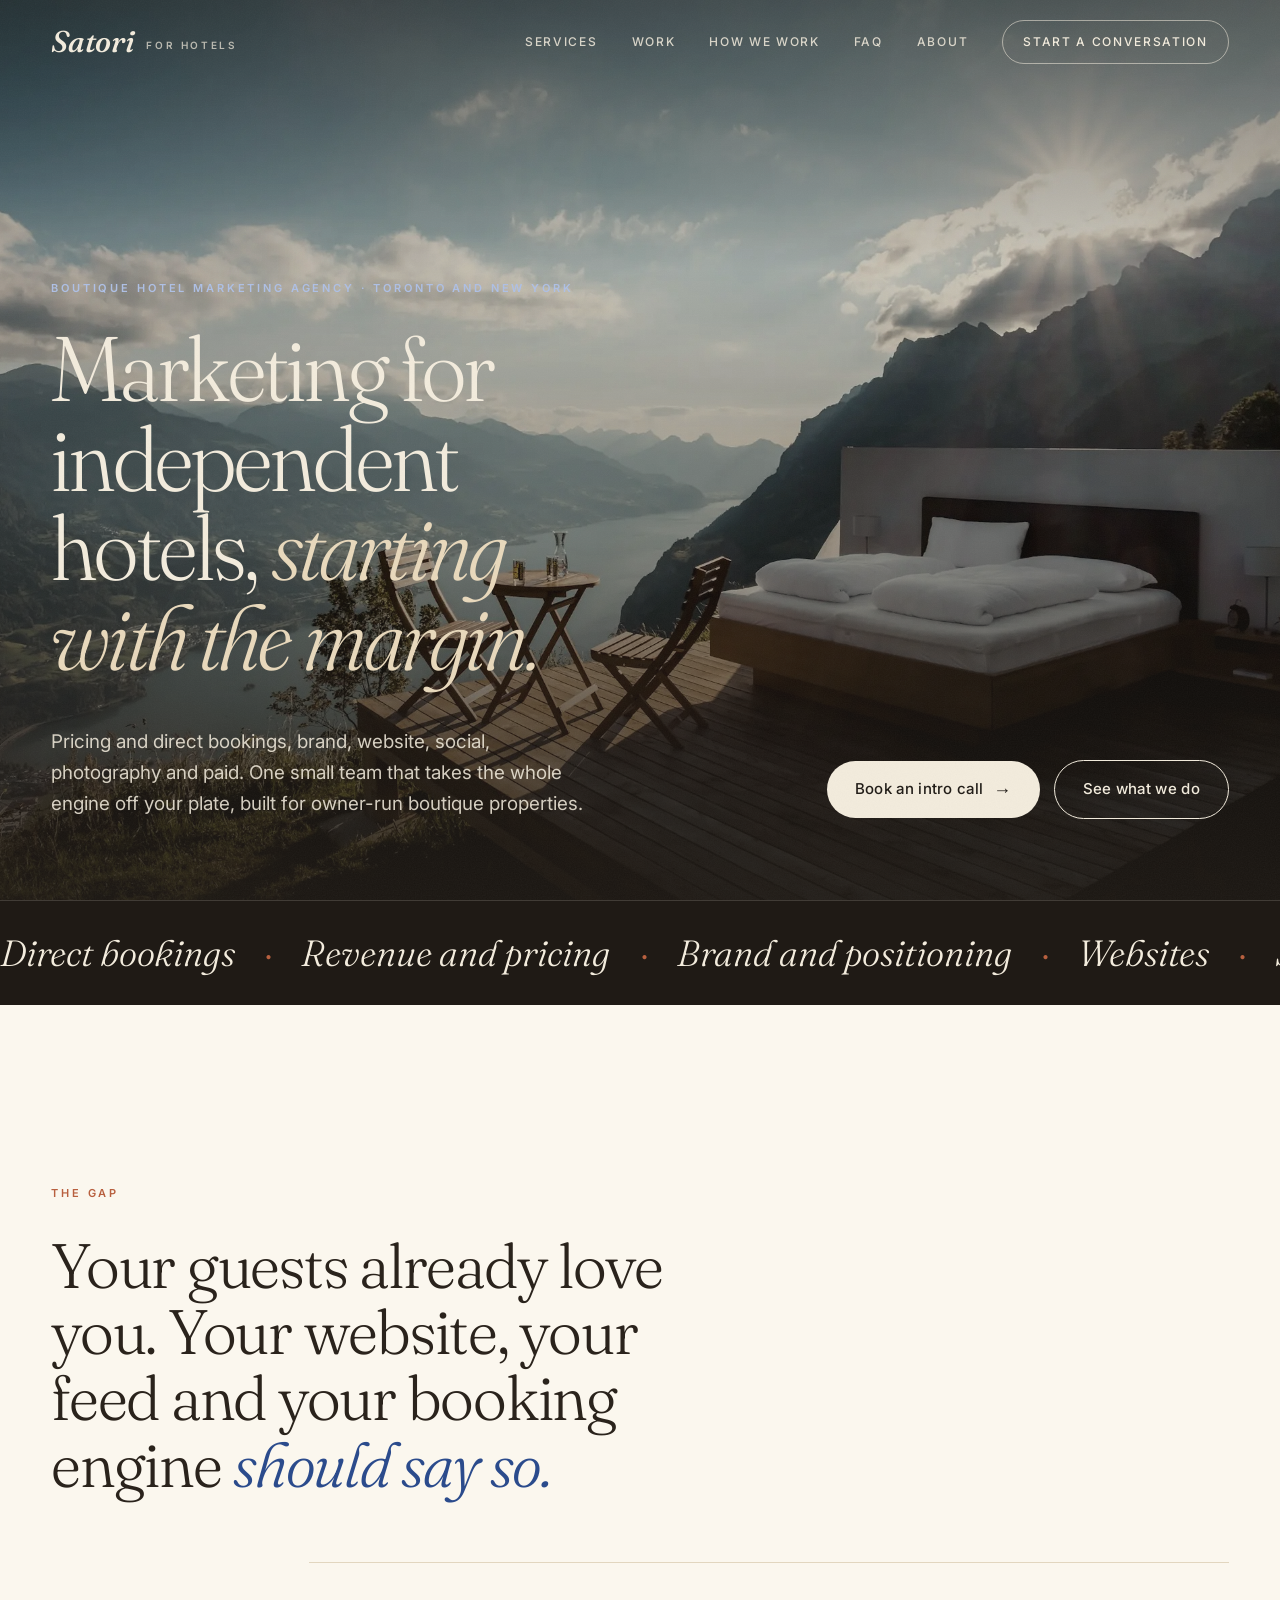
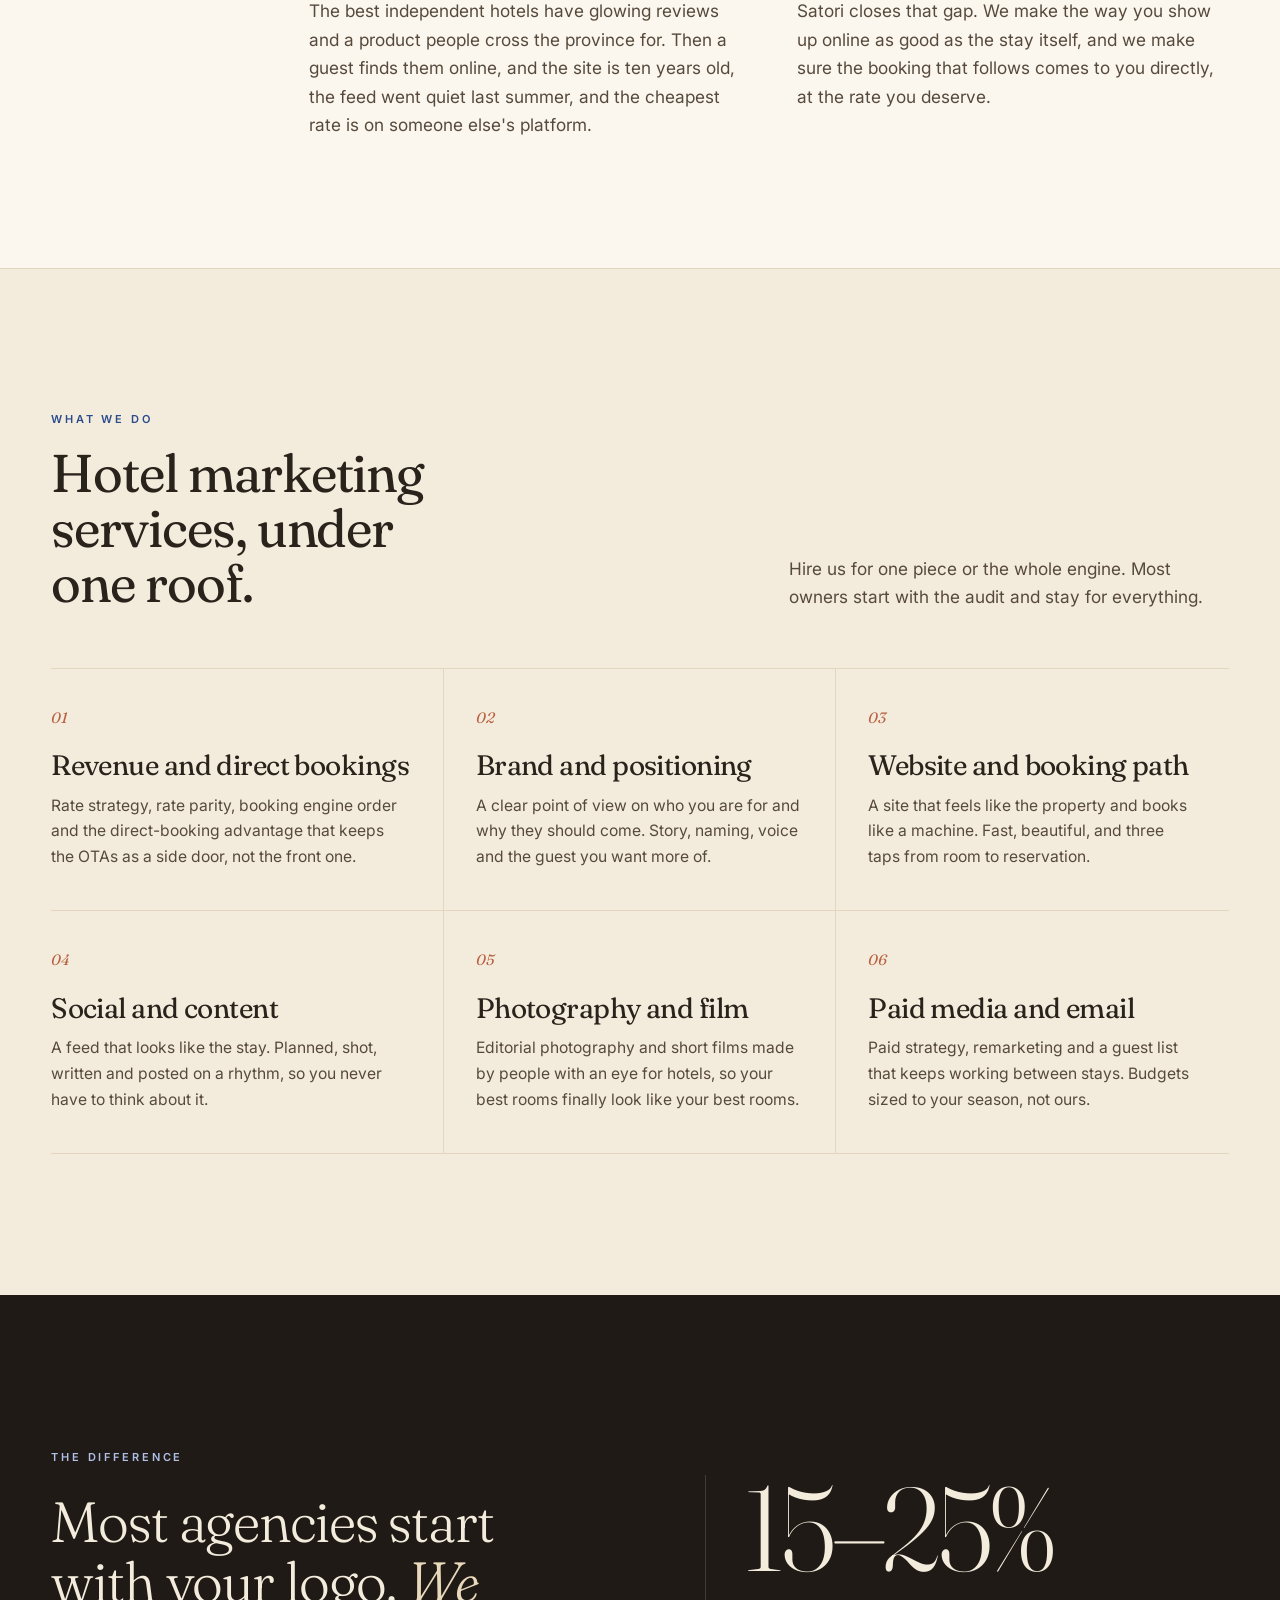
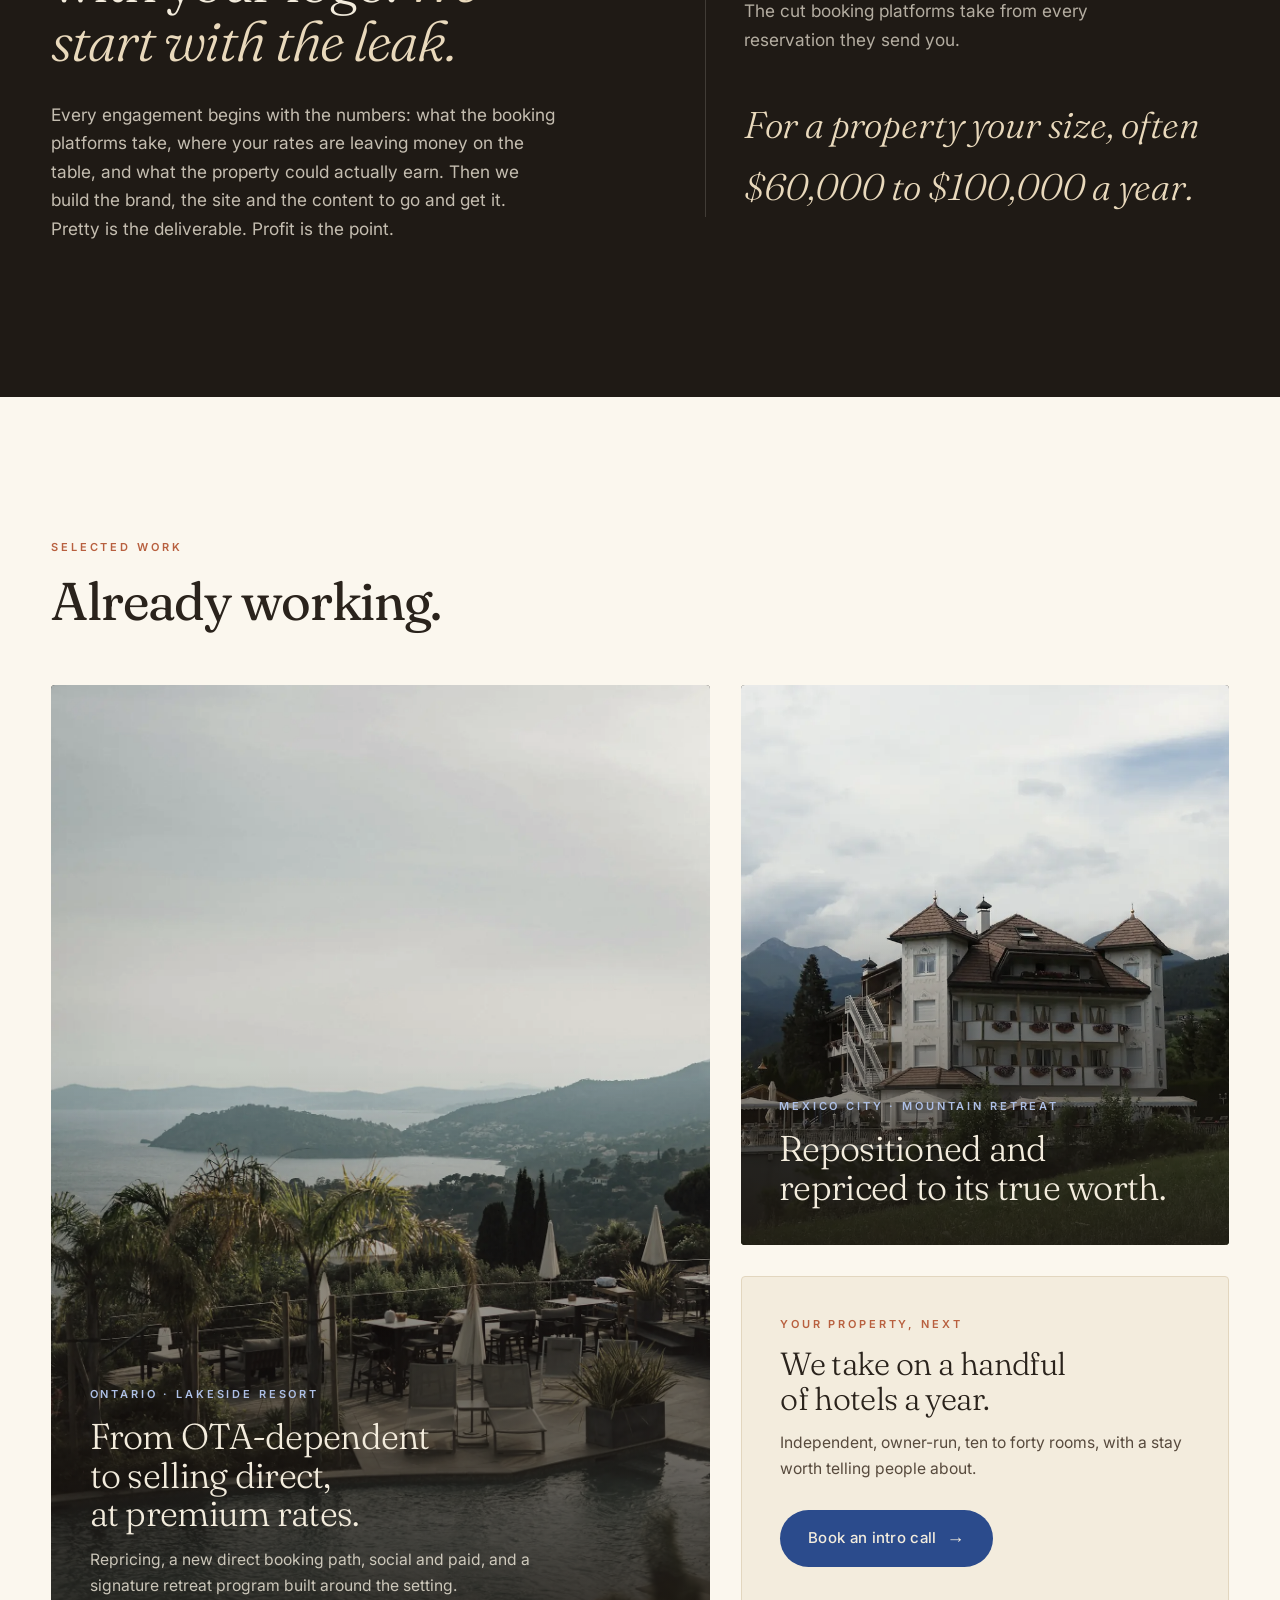
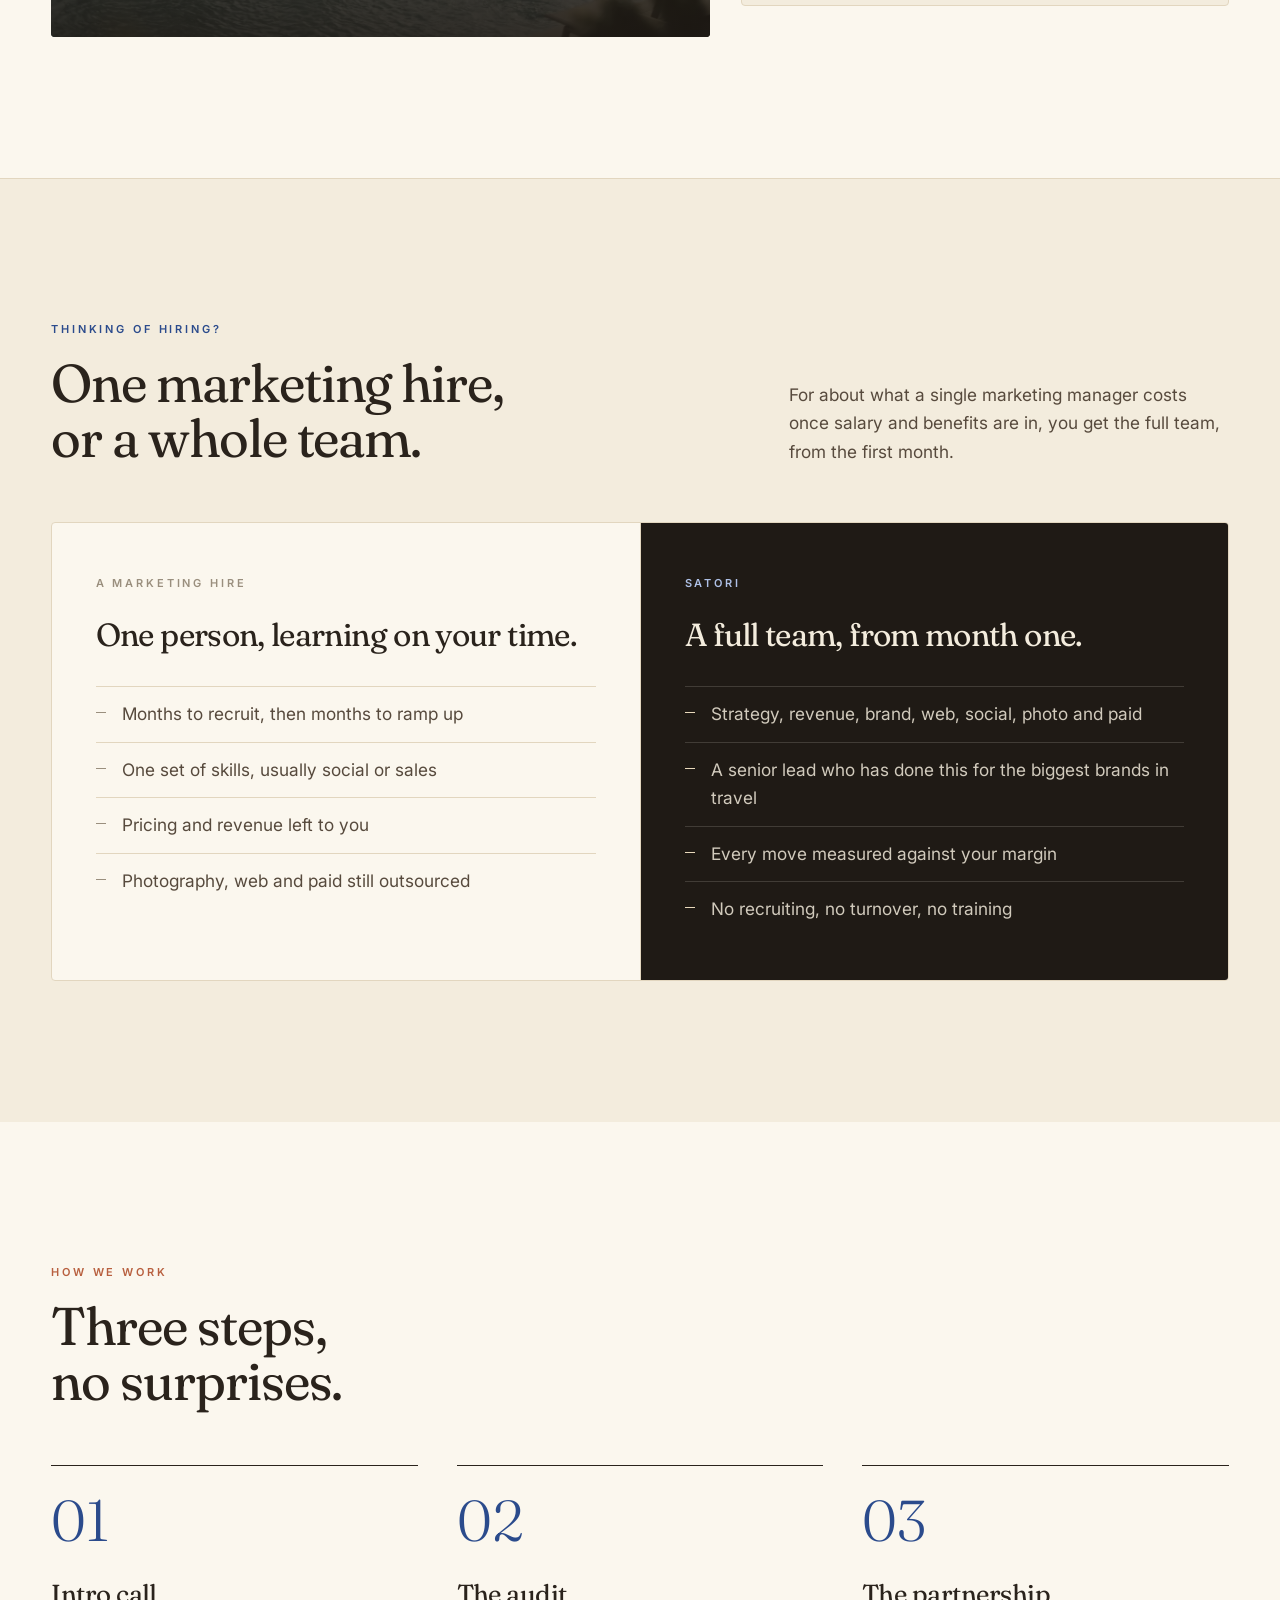
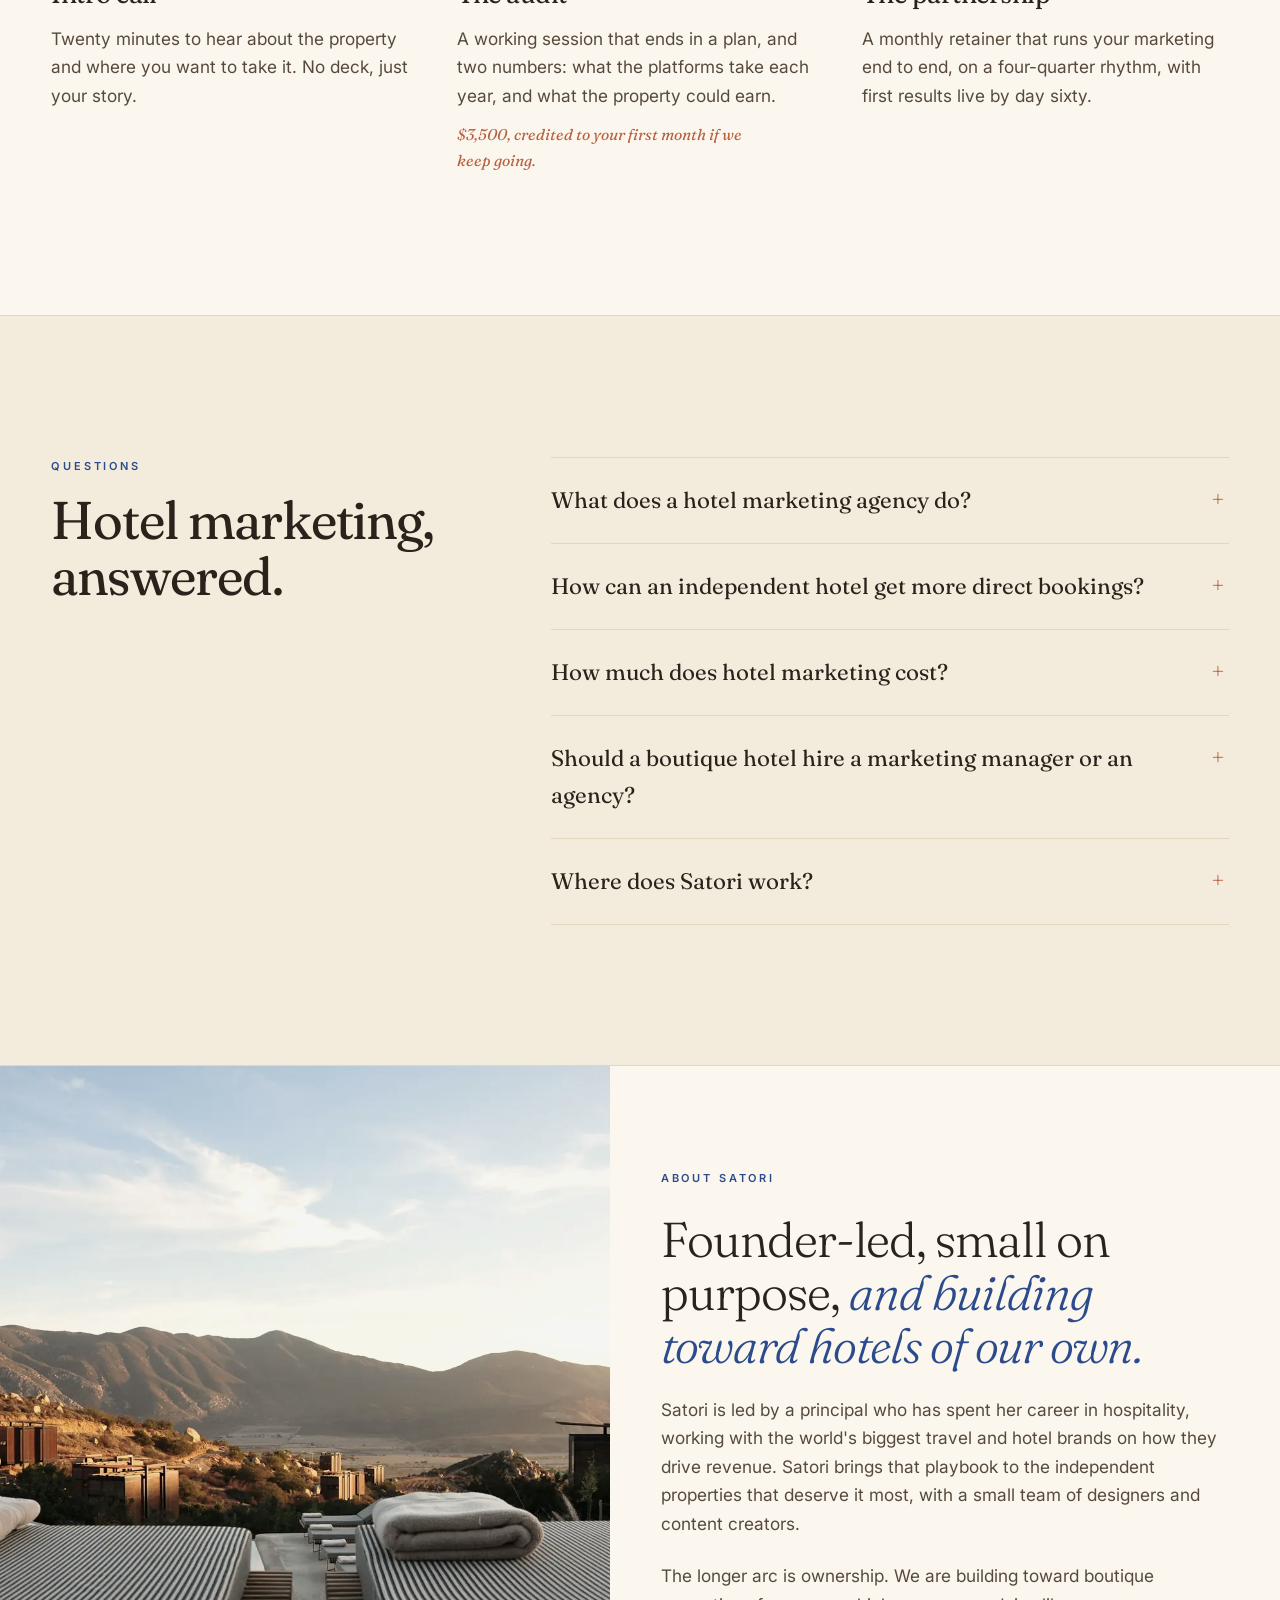
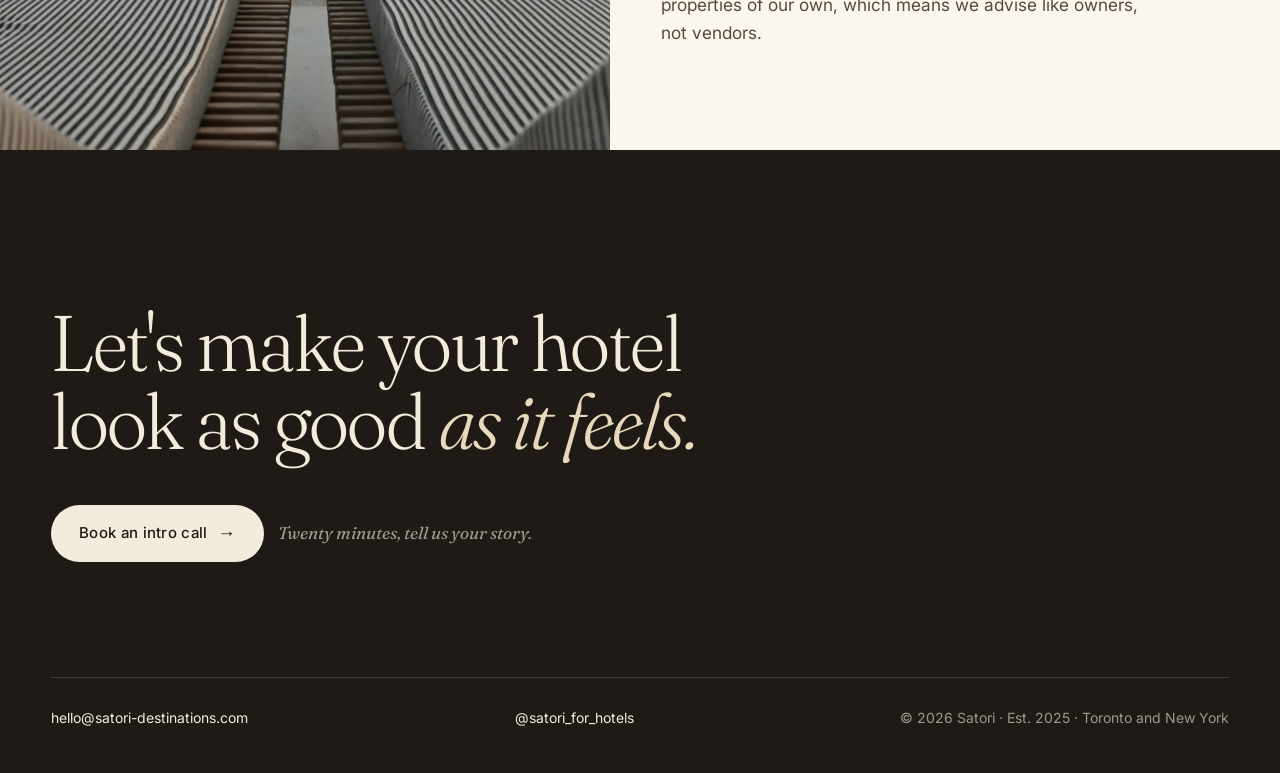
<file: index.html>
<!doctype html>
<html lang="en">
<head>
  <meta charset="utf-8" />
  <meta name="viewport" content="width=device-width, initial-scale=1" />
  <title>Hotel Marketing Agency for Boutique Hotels | Satori, Toronto &amp; New York</title>
  <meta name="description" content="Satori is a Toronto and New York hotel marketing agency for independent and boutique hotels across Canada and the US: direct bookings, revenue, websites, social media, photography and paid ads." />
  <meta property="og:type" content="website" />
  <meta property="og:title" content="Hotel Marketing Agency for Boutique Hotels | Satori, Toronto &amp; New York" />
  <meta property="og:description" content="Satori is a Toronto and New York hotel marketing agency for independent and boutique hotels across Canada and the US: direct bookings, revenue, websites, social media, photography and paid ads." />
  <meta property="og:url" content="https://satori-destinations.com/" />
  <meta property="og:site_name" content="Satori" />
  <meta property="og:locale" content="en_CA" />
  <meta property="og:image" content="https://satori-destinations.com/assets/og-image.png?v=fa0f5c3c" />
  <meta property="og:image:width" content="1200" />
  <meta property="og:image:height" content="630" />
  <meta property="og:image:alt" content="Satori, a hospitality marketing agency for independent hotels" />
  <meta name="twitter:card" content="summary_large_image" />
  <meta name="twitter:title" content="Hotel Marketing Agency for Boutique Hotels | Satori, Toronto &amp; New York" />
  <meta name="twitter:description" content="Satori is a Toronto and New York hotel marketing agency for independent and boutique hotels across Canada and the US: direct bookings, revenue, websites, social media, photography and paid ads." />
  <meta name="twitter:image" content="https://satori-destinations.com/assets/og-image.png?v=fa0f5c3c" />
  <link rel="canonical" href="https://satori-destinations.com/" />
  <meta name="robots" content="index, follow, max-image-preview:large" />
  <link rel="icon" href="data:image/svg+xml,%3Csvg xmlns='http://www.w3.org/2000/svg' viewBox='0 0 64 64'%3E%3Crect width='64' height='64' rx='14' fill='%232B4B8C'/%3E%3Ctext x='32' y='46' font-family='Georgia,serif' font-size='42' font-weight='600' text-anchor='middle' fill='%23F6F1E7'%3ES%3C/text%3E%3C/svg%3E" />
  <link rel="preload" as="image" href="/assets/img/hero.webp" fetchpriority="high" />
  <link rel="preconnect" href="https://fonts.googleapis.com" />
  <link rel="preconnect" href="https://fonts.gstatic.com" crossorigin />
  <link href="https://fonts.googleapis.com/css2?family=Fraunces:ital,opsz,wght,SOFT@0,9..144,300..600,0..100;1,9..144,300..500,0..100&family=Inter:wght@400;500;600&display=swap" rel="stylesheet" />
  <script type="application/ld+json">{"@context": "https://schema.org", "@graph": [{"@type": ["ProfessionalService", "Organization"], "@id": "https://satori-destinations.com/#satori", "name": "Satori", "alternateName": "Satori for Hotels", "url": "https://satori-destinations.com/", "email": "hello@satori-destinations.com", "logo": "https://satori-destinations.com/logo.png", "image": "https://satori-destinations.com/assets/og-image.png", "description": "Satori is a Toronto and New York hotel marketing agency for independent and boutique hotels across Canada and the US: direct bookings, revenue, websites, social media, photography and paid ads.", "slogan": "Marketing for independent hotels, starting with the margin.", "foundingDate": "2025", "address": {"@type": "PostalAddress", "addressLocality": "Toronto", "addressRegion": "ON", "addressCountry": "CA"}, "areaServed": [{"@type": "Country", "name": "Canada"}, {"@type": "Country", "name": "United States"}, {"@type": "Place", "name": "Caribbean"}], "sameAs": ["https://www.instagram.com/satori_for_hotels/"], "knowsAbout": ["hotel marketing", "boutique hotel marketing", "direct booking strategy", "hotel revenue management", "hotel website design", "hotel social media marketing", "hotel photography", "hotel paid advertising"], "hasOfferCatalog": {"@type": "OfferCatalog", "name": "Hotel marketing services", "itemListElement": [{"@type": "Offer", "itemOffered": {"@type": "Service", "name": "Revenue and direct bookings"}}, {"@type": "Offer", "itemOffered": {"@type": "Service", "name": "Brand and positioning"}}, {"@type": "Offer", "itemOffered": {"@type": "Service", "name": "Hotel website and booking path"}}, {"@type": "Offer", "itemOffered": {"@type": "Service", "name": "Social media and content"}}, {"@type": "Offer", "itemOffered": {"@type": "Service", "name": "Hotel photography and film"}}, {"@type": "Offer", "itemOffered": {"@type": "Service", "name": "Paid media and email"}}]}, "makesOffer": {"@type": "Offer", "priceCurrency": "CAD", "price": "3500", "itemOffered": {"@type": "Service", "name": "Satori Audit", "description": "A working session that ends in a plan and two numbers: what booking platforms take each year, and what the property could earn."}}, "location": [{"@type": "Place", "address": {"@type": "PostalAddress", "addressLocality": "Toronto", "addressRegion": "ON", "addressCountry": "CA"}}, {"@type": "Place", "address": {"@type": "PostalAddress", "addressLocality": "New York", "addressRegion": "NY", "addressCountry": "US"}}]}, {"@type": "WebSite", "@id": "https://satori-destinations.com/#website", "url": "https://satori-destinations.com/", "name": "Satori", "publisher": {"@id": "https://satori-destinations.com/#satori"}, "inLanguage": "en-CA"}, {"@type": "FAQPage", "mainEntity": [{"@type": "Question", "name": "What does a hotel marketing agency do?", "acceptedAnswer": {"@type": "Answer", "text": "A hotel marketing agency runs the work that fills your rooms: pricing and rate strategy, the direct booking path, your website, social media, photography, paid ads and guest email. Satori does all of it for independent and boutique hotels, starting with the numbers so every piece of marketing is measured against your margin."}}, {"@type": "Question", "name": "How can an independent hotel get more direct bookings?", "acceptedAnswer": {"@type": "Answer", "text": "Start with rate parity and a direct-booking advantage, so your own website is never more expensive than the booking platforms. Then make the booking path fast on a phone, keep your social feed and photography as good as the stay, and use remarketing and email to bring past guests back directly."}}, {"@type": "Question", "name": "How much does hotel marketing cost?", "acceptedAnswer": {"@type": "Answer", "text": "Most partnerships start with the Satori Audit at $3,500, credited to your first month if we keep working together. Our monthly retainer covers the full marketing engine and costs about the same as a single in-house marketing hire once salary and benefits are counted."}}, {"@type": "Question", "name": "Should a boutique hotel hire a marketing manager or an agency?", "acceptedAnswer": {"@type": "Answer", "text": "A marketing manager brings one set of skills and takes months to recruit and ramp up. An agency like Satori brings strategy, revenue, brand, web, social, photography and paid from the first month, for roughly the same budget, with no recruiting or turnover."}}, {"@type": "Question", "name": "Where does Satori work?", "acceptedAnswer": {"@type": "Answer", "text": "Satori works from Toronto and New York with independent hotels, inns and resorts across Canada, the United States and the Caribbean."}}]}]}</script>
  <style>
    :root {
      --ink: #1F1A15;
      --ink-2: #2A231C;
      --cream: #F3ECDD;
      --paper: #FBF7EE;
      --soft: #574A3D;
      --mute: #9A8F7E;
      --navy: #2B4B8C;
      --navy-tint: #AEC0E6;
      --terracotta: #B8603F;
      --line: #E2D6BF;
      --line-dark: rgba(243, 236, 221, 0.16);
      --maxw: 1280px;
      --pad: clamp(20px, 4vw, 56px);
    }
    * { box-sizing: border-box; }
    html { scroll-behavior: smooth; }
    body {
      margin: 0; background: var(--paper); color: var(--ink-2);
      font-family: "Inter", system-ui, sans-serif; font-size: clamp(1rem, .97rem + .17vw, 1.08rem);
      line-height: 1.65; -webkit-font-smoothing: antialiased; overflow-x: hidden;
    }
    body::before {
      content: ""; position: fixed; inset: 0; z-index: 50; pointer-events: none; opacity: .05;
      background-image: url("data:image/svg+xml,%3Csvg xmlns='http://www.w3.org/2000/svg' width='160' height='160'%3E%3Cfilter id='p'%3E%3CfeTurbulence type='fractalNoise' baseFrequency='0.82' numOctaves='2' stitchTiles='stitch'/%3E%3CfeColorMatrix type='saturate' values='0'/%3E%3C/filter%3E%3Crect width='100%25' height='100%25' filter='url(%23p)'/%3E%3C/svg%3E");
    }
    h1, h2, h3, .serif {
      font-family: "Fraunces", Georgia, serif; font-weight: 400; margin: 0;
      font-optical-sizing: auto; font-variation-settings: "SOFT" 40; letter-spacing: -0.02em; text-wrap: balance;
    }
    p { margin: 0; text-wrap: pretty; }
    a { color: inherit; }
    em { font-style: italic; }
    img { display: block; max-width: 100%; }
    .wrap { max-width: var(--maxw); margin: 0 auto; padding: 0 var(--pad); }
    .label {
      font-size: 11px; font-weight: 600; letter-spacing: .26em; text-transform: uppercase;
    }
    .film { filter: saturate(.78) contrast(1.04) sepia(.12) brightness(.96); }

    /* Header */
    .top {
      position: absolute; top: 0; left: 0; right: 0; z-index: 10; color: var(--cream);
    }
    .top-inner { display: flex; align-items: center; justify-content: space-between; gap: 24px; min-height: 84px; }
    .mark { font-family: "Fraunces", serif; font-style: italic; font-weight: 500; font-size: 30px; text-decoration: none; letter-spacing: -.01em; }
    .mark small { font-family: "Inter", sans-serif; font-style: normal; font-size: 10px; font-weight: 600; letter-spacing: .26em; text-transform: uppercase; margin-left: 12px; opacity: .7; vertical-align: middle; }
    .nav { display: flex; gap: 34px; align-items: center; }
    .nav a { font-size: 12px; font-weight: 500; letter-spacing: .14em; text-transform: uppercase; text-decoration: none; opacity: .85; }
    .nav a:hover { opacity: 1; }
    .nav .cta { opacity: 1; border: 1px solid rgba(243,236,221,.55); border-radius: 999px; padding: 11px 20px; }
    .nav .cta:hover { background: var(--cream); color: var(--ink); }

    /* Hero */
    .hero { position: relative; min-height: 100svh; color: var(--cream); display: flex; align-items: flex-end; overflow: hidden; background: var(--ink); }
    .hero > img { position: absolute; inset: 0; width: 100%; height: 100%; object-fit: cover; object-position: center 45%; }
    .hero::after {
      content: ""; position: absolute; inset: 0;
      background: linear-gradient(180deg, rgba(31,26,21,.55) 0%, rgba(31,26,21,.15) 30%, rgba(31,26,21,.35) 60%, rgba(31,26,21,.88) 100%);
    }
    .hero-inner { position: relative; z-index: 2; width: 100%; padding-bottom: clamp(48px, 9vh, 104px); padding-top: 140px; }
    .hero .label { color: var(--navy-tint); margin-bottom: 26px; display: block; }
    .hero h1 { font-size: clamp(2.6rem, 1.4rem + 5.4vw, 6.4rem); line-height: .98; max-width: 14ch; font-weight: 300; }
    .hero h1 em { font-weight: 300; color: #E9D9BC; }
    .hero-foot { display: flex; justify-content: space-between; align-items: flex-end; gap: 40px; margin-top: 44px; flex-wrap: wrap; }
    .hero-foot p { max-width: 46ch; color: rgba(243,236,221,.86); font-size: clamp(1.02rem, .98rem + .25vw, 1.18rem); }
    .btns { display: flex; gap: 14px; flex-wrap: wrap; align-items: center; }
    .btn {
      display: inline-flex; align-items: center; gap: 10px; text-decoration: none; font-weight: 500; font-size: 15px;
      letter-spacing: .02em; padding: 16px 28px; border-radius: 999px; background: var(--cream); color: var(--ink);
      transition: transform .2s ease, background .2s ease;
    }
    .btn:hover { transform: translateY(-1px); background: #fff; }
    .btn--ghost { background: transparent; color: inherit; border: 1px solid currentColor; }
    .btn--ghost:hover { background: rgba(255,255,255,.08); }
    .btn--navy { background: var(--navy); color: var(--cream); }
    .btn--navy:hover { background: #223C71; }
    .arrow { font-family: "Fraunces", serif; font-size: 18px; line-height: 1; }

    /* Ticker */
    .ticker { background: var(--ink); color: var(--cream); border-top: 1px solid var(--line-dark); overflow: hidden; }
    .ticker-track { display: flex; gap: 0; white-space: nowrap; animation: slide 46s linear infinite; width: max-content; }
    .ticker span { font-family: "Fraunces", serif; font-style: italic; font-weight: 300; font-size: clamp(1.4rem, 1rem + 1.6vw, 2.4rem); padding: 22px 0; }
    .ticker span::after { content: "·"; font-style: normal; color: var(--terracotta); margin: 0 .8em; }
    @keyframes slide { to { transform: translateX(-50%); } }

    /* Statement */
    .statement { padding: clamp(96px, 14vw, 180px) 0 clamp(80px, 10vw, 140px); }
    .statement .label { color: var(--terracotta); display: block; margin-bottom: 30px; }
    .statement h2 { font-size: clamp(2rem, 1.2rem + 3.4vw, 4.4rem); line-height: 1.06; max-width: 20ch; font-weight: 300; }
    .statement h2 em { color: var(--navy); }
    .statement-cols { display: grid; grid-template-columns: 1fr 1fr; gap: 56px; margin-top: 64px; padding-top: 34px; border-top: 1px solid var(--line); max-width: 920px; margin-left: auto; }
    .statement-cols p { color: var(--soft); }

    /* Services */
    .services { background: var(--cream); padding: clamp(84px, 11vw, 150px) 0; border-top: 1px solid var(--line); }
    .sec-head { display: flex; justify-content: space-between; align-items: flex-end; gap: 40px; flex-wrap: wrap; margin-bottom: 56px; }
    .sec-head .label { color: var(--navy); display: block; margin-bottom: 18px; }
    .sec-head h2 { font-size: clamp(2rem, 1.4rem + 2.4vw, 3.6rem); line-height: 1.04; max-width: 16ch; }
    .sec-head p { max-width: 40ch; color: var(--soft); }
    .svc { list-style: none; margin: 0; padding: 0; display: grid; grid-template-columns: repeat(3, 1fr); border-top: 1px solid var(--line); }
    .svc li { padding: 34px 32px 40px 0; border-bottom: 1px solid var(--line); }
    .svc li:not(:nth-child(3n)) { border-right: 1px solid var(--line); }
    .svc li:not(:nth-child(3n+1)) { padding-left: 32px; }
    .svc .n { font-family: "Fraunces", serif; font-style: italic; color: var(--terracotta); font-size: 15px; }
    .svc h3 { font-size: clamp(1.4rem, 1.2rem + .7vw, 1.85rem); margin: 18px 0 12px; line-height: 1.12; }
    .svc p { color: var(--soft); font-size: .98rem; }

    /* Margin band */
    .margin { background: var(--ink); color: var(--cream); padding: clamp(90px, 12vw, 160px) 0; position: relative; overflow: hidden; }
    .margin-grid { display: grid; grid-template-columns: 1.1fr 1fr; gap: clamp(40px, 6vw, 96px); align-items: center; }
    .margin .label { color: var(--navy-tint); display: block; margin-bottom: 26px; }
    .margin h2 { font-size: clamp(2rem, 1.3rem + 2.8vw, 3.9rem); line-height: 1.05; font-weight: 300; }
    .margin h2 em { color: #E9D9BC; }
    .margin p.body { margin-top: 30px; color: rgba(243,236,221,.78); max-width: 46ch; }
    .stat { border-left: 1px solid var(--line-dark); padding-left: clamp(24px, 3vw, 48px); }
    .stat .big { font-family: "Fraunces", serif; font-weight: 300; font-size: clamp(4rem, 2.6rem + 6vw, 8.6rem); line-height: .9; letter-spacing: -.04em; color: var(--cream); }
    .stat .cap { margin-top: 16px; color: rgba(243,236,221,.7); max-width: 32ch; }
    .stat .big2 { font-family: "Fraunces", serif; font-size: clamp(1.6rem, 1.2rem + 1.4vw, 2.5rem); margin-top: 40px; color: #E9D9BC; font-style: italic; font-weight: 300; }

    /* Work */
    .work { padding: clamp(84px, 11vw, 150px) 0; }
    .work .sec-head .label { color: var(--terracotta); }
    .tiles { display: grid; grid-template-columns: 1.35fr 1fr; gap: clamp(18px, 2.4vw, 32px); }
    .tile { position: relative; overflow: hidden; border-radius: 4px; background: var(--ink); color: var(--cream); text-decoration: none; min-height: 560px; display: flex; align-items: flex-end; }
    .tile img { position: absolute; inset: 0; width: 100%; height: 100%; object-fit: cover; transition: transform 1.2s cubic-bezier(.16,1,.3,1); }
    .tile:hover img { transform: scale(1.035); }
    .tile::after { content: ""; position: absolute; inset: 0; background: linear-gradient(180deg, rgba(31,26,21,0) 40%, rgba(31,26,21,.86) 100%); }
    .tile-body { position: relative; z-index: 2; padding: clamp(24px, 3vw, 40px); }
    .tile .label { color: var(--navy-tint); display: block; margin-bottom: 14px; }
    .tile h3 { font-size: clamp(1.6rem, 1.2rem + 1.3vw, 2.5rem); line-height: 1.08; max-width: 18ch; font-weight: 300; }
    .tile p { margin-top: 14px; color: rgba(243,236,221,.8); max-width: 44ch; font-size: .98rem; }
    .tile--tall { grid-row: span 2; min-height: 760px; }
    .tile-stack { display: grid; gap: clamp(18px, 2.4vw, 32px); }
    .tile--note { background: var(--cream); color: var(--ink-2); border: 1px solid var(--line); min-height: auto; padding: clamp(28px, 3vw, 44px); align-items: stretch; flex-direction: column; justify-content: space-between; gap: 28px; }
    .tile--note::after { display: none; }
    .tile--note h3 { font-size: clamp(1.5rem, 1.2rem + 1vw, 2.2rem); }
    .tile--note p { color: var(--soft); margin-top: 14px; }

    /* Hire vs team */
    .hire { background: var(--cream); border-top: 1px solid var(--line); padding: clamp(84px, 11vw, 150px) 0; }
    .hire-grid { display: grid; grid-template-columns: 1fr 1fr; gap: 0; border: 1px solid var(--line); border-radius: 4px; overflow: hidden; background: var(--paper); }
    .hire-col { padding: clamp(28px, 3.4vw, 52px); }
    .hire-col + .hire-col { border-left: 1px solid var(--line); background: var(--ink); color: var(--cream); }
    .hire-col h3 { font-size: clamp(1.5rem, 1.2rem + 1vw, 2.2rem); margin: 14px 0 24px; }
    .hire-col .label { color: var(--mute); }
    .hire-col + .hire-col .label { color: var(--navy-tint); }
    .hire-col ul { list-style: none; margin: 0; padding: 0; }
    .hire-col li { padding: 13px 0 13px 26px; border-top: 1px solid var(--line); position: relative; color: var(--soft); }
    .hire-col + .hire-col li { border-top-color: var(--line-dark); color: rgba(243,236,221,.84); }
    .hire-col li::before { content: ""; position: absolute; left: 0; top: 25px; width: 10px; height: 1px; background: var(--mute); }
    .hire-col + .hire-col li::before { background: #E9D9BC; }

    /* Process */
    .process { padding: clamp(84px, 11vw, 150px) 0; }
    .steps { list-style: none; margin: 0; padding: 0; display: grid; grid-template-columns: repeat(3, 1fr); gap: clamp(20px, 3vw, 48px); }
    .steps li { border-top: 1px solid var(--ink-2); padding-top: 26px; }
    .steps .n { font-family: "Fraunces", serif; font-weight: 300; font-size: clamp(2.6rem, 2rem + 2vw, 4rem); line-height: 1; color: var(--navy); }
    .steps h3 { font-size: clamp(1.35rem, 1.15rem + .6vw, 1.7rem); margin: 22px 0 10px; }
    .steps p { color: var(--soft); }
    .steps .fine { margin-top: 12px; font-family: "Fraunces", serif; font-style: italic; color: var(--terracotta); font-size: .98rem; }

    /* Founder */
    .founder { border-top: 1px solid var(--line); }
    .founder-grid { display: grid; grid-template-columns: 1fr 1.1fr; min-height: 640px; }
    .founder-img { position: relative; overflow: hidden; background: var(--ink); }
    .founder-img img { position: absolute; inset: 0; width: 100%; height: 100%; object-fit: cover; }
    .founder-body { padding: clamp(56px, 8vw, 120px) var(--pad); display: flex; flex-direction: column; justify-content: center; max-width: 680px; }
    .founder-body .label { color: var(--navy); margin-bottom: 26px; display: block; }
    .founder-body h2 { font-size: clamp(1.9rem, 1.3rem + 2.2vw, 3.2rem); line-height: 1.08; font-weight: 300; }
    .founder-body h2 em { color: var(--navy); }
    .founder-body p { margin-top: 24px; color: var(--soft); }


    /* FAQ */
    .faq { background: var(--cream); border-top: 1px solid var(--line); padding: clamp(84px, 11vw, 150px) 0; }
    .faq-grid { display: grid; grid-template-columns: 1fr 1.6fr; gap: clamp(32px, 6vw, 96px); align-items: start; }
    .faq .label { display: block; margin-bottom: 18px; }
    .faq h2 { font-size: clamp(2rem, 1.4rem + 2.4vw, 3.4rem); line-height: 1.05; }
    .faq details { border-top: 1px solid var(--line); padding: 4px 0; }
    .faq details:last-child { border-bottom: 1px solid var(--line); }
    .faq summary { cursor: pointer; list-style: none; font-family: "Fraunces", serif; font-size: clamp(1.15rem, 1rem + .5vw, 1.45rem); padding: 20px 40px 20px 0; position: relative; }
    .faq summary::-webkit-details-marker { display: none; }
    .faq summary::after { content: "+"; position: absolute; right: 4px; top: 16px; font-size: 1.6rem; color: var(--terracotta); font-weight: 300; }
    .faq details[open] summary::after { content: "\2212"; }
    .faq details p { color: var(--soft); padding: 0 0 24px; max-width: 62ch; }
    @media (max-width: 960px) { .faq-grid { grid-template-columns: 1fr; } }

    /* Footer */
    footer { background: var(--ink); color: var(--cream); padding: clamp(90px, 12vw, 160px) 0 44px; }
    .foot-cta h2 { font-size: clamp(2.4rem, 1.4rem + 4.4vw, 5.6rem); line-height: 1; font-weight: 300; max-width: 15ch; }
    .foot-cta h2 em { color: #E9D9BC; }
    .foot-cta .btns { margin-top: 44px; }
    .foot-cta .note { font-family: "Fraunces", serif; font-style: italic; color: rgba(243,236,221,.6); }
    .foot-meta { margin-top: clamp(72px, 9vw, 120px); padding-top: 28px; border-top: 1px solid var(--line-dark); display: flex; justify-content: space-between; gap: 24px; flex-wrap: wrap; font-size: 14px; color: rgba(243,236,221,.6); }
    .foot-meta a { text-decoration: none; color: var(--cream); }

    /* Reveal */
    .reveal { opacity: 0; transform: translateY(24px); transition: opacity 1.1s cubic-bezier(.16,1,.3,1), transform 1.1s cubic-bezier(.16,1,.3,1); }
    .reveal.in { opacity: 1; transform: none; }
    @media (prefers-reduced-motion: reduce) {
      .reveal { opacity: 1; transform: none; transition: none; }
      .ticker-track { animation: none; }
    }

    /* Responsive */
    @media (max-width: 960px) {
      .nav a:not(.cta) { display: none; }
      .svc { grid-template-columns: 1fr 1fr; }
      .svc li { padding: 30px 24px 34px 0 !important; border-right: 0 !important; }
      .svc li:nth-child(2n) { padding-left: 24px !important; border-left: 1px solid var(--line); }
      .margin-grid, .founder-grid { grid-template-columns: 1fr; }
      .stat { border-left: 0; border-top: 1px solid var(--line-dark); padding: 36px 0 0; }
      .tiles { grid-template-columns: 1fr; }
      .tile--tall { grid-row: auto; min-height: 520px; }
      .tile { min-height: 440px; }
      .founder-img { min-height: 420px; }
      .statement-cols { grid-template-columns: 1fr; gap: 22px; }
    }
    @media (max-width: 640px) {
      .top-inner { min-height: 72px; }
      .mark { font-size: 26px; }
      .mark small { display: none; }
      .nav .cta { padding: 10px 16px; font-size: 11px; }
      .hero-foot { margin-top: 30px; gap: 28px; }
      .btns { width: 100%; }
      .btn { width: 100%; justify-content: center; }
      .svc { grid-template-columns: 1fr; }
      .svc li, .svc li:nth-child(2n) { padding: 28px 0 30px !important; border-left: 0 !important; }
      .hire-grid { grid-template-columns: 1fr; }
      .hire-col + .hire-col { border-left: 0; border-top: 1px solid var(--line); }
      .steps { grid-template-columns: 1fr; gap: 36px; }
      .tile, .tile--tall { min-height: 420px; }
    }
  </style>
</head>
<body>

  <header class="top">
    <div class="wrap top-inner">
      <a href="/" class="mark" aria-label="Satori home">Satori<small>for hotels</small></a>
      <nav class="nav" aria-label="Main">
        <a href="#services">Services</a>
        <a href="/proof/">Work</a>
        <a href="#process">How we work</a>
        <a href="#faq">FAQ</a>
        <a href="/about/">About</a>
        <a class="cta" href="https://calendar.google.com/appointments/schedules/AcZssZ0ndSvzWlwPmbroOjTRY0KEPjkaPlGboBNWOEW8EKug4U16iPwtLyzB0hE8N6vVx075w9qA5UIP">Start a conversation</a>
      </nav>
    </div>
  </header>

  <main>

    <section class="hero">
      <img class="film" src="/assets/img/hero.webp" width="2000" height="1333" alt="Boutique hotel terrace overlooking the mountains at golden hour" fetchpriority="high" />
      <div class="wrap hero-inner">
        <p class="label">Boutique hotel marketing agency · Toronto and New York</p>
        <h1>Marketing for independent hotels, <em>starting with the margin.</em></h1>
        <div class="hero-foot">
          <p>Pricing and direct bookings, brand, website, social, photography and paid. One small team that takes the whole engine off your plate, built for owner-run boutique properties.</p>
          <div class="btns">
            <a class="btn" href="https://calendar.google.com/appointments/schedules/AcZssZ0ndSvzWlwPmbroOjTRY0KEPjkaPlGboBNWOEW8EKug4U16iPwtLyzB0hE8N6vVx075w9qA5UIP">Book an intro call <span class="arrow">→</span></a>
            <a class="btn btn--ghost" href="#services">See what we do</a>
          </div>
        </div>
      </div>
    </section>

    <div class="ticker" aria-hidden="true">
      <div class="ticker-track">
        <span>Direct bookings</span><span>Revenue and pricing</span><span>Brand and positioning</span><span>Websites</span><span>Social and content</span><span>Photography and film</span><span>Paid media</span><span>Email</span>
        <span>Direct bookings</span><span>Revenue and pricing</span><span>Brand and positioning</span><span>Websites</span><span>Social and content</span><span>Photography and film</span><span>Paid media</span><span>Email</span>
      </div>
    </div>

    <section class="statement">
      <div class="wrap reveal">
        <span class="label">The gap</span>
        <h2>Your guests already love you. Your website, your feed and your booking engine <em>should say so.</em></h2>
        <div class="statement-cols">
          <p>The best independent hotels have glowing reviews and a product people cross the province for. Then a guest finds them online, and the site is ten years old, the feed went quiet last summer, and the cheapest rate is on someone else's platform.</p>
          <p>Satori closes that gap. We make the way you show up online as good as the stay itself, and we make sure the booking that follows comes to you directly, at the rate you deserve.</p>
        </div>
      </div>
    </section>

    <section class="services" id="services">
      <div class="wrap">
        <div class="sec-head reveal">
          <div>
            <span class="label">What we do</span>
            <h2>Hotel marketing services, under one roof.</h2>
          </div>
          <p>Hire us for one piece or the whole engine. Most owners start with the audit and stay for everything.</p>
        </div>
        <ul class="svc reveal">
          <li><span class="n">01</span><h3>Revenue and direct bookings</h3><p>Rate strategy, rate parity, booking engine order and the direct-booking advantage that keeps the OTAs as a side door, not the front one.</p></li>
          <li><span class="n">02</span><h3>Brand and positioning</h3><p>A clear point of view on who you are for and why they should come. Story, naming, voice and the guest you want more of.</p></li>
          <li><span class="n">03</span><h3>Website and booking path</h3><p>A site that feels like the property and books like a machine. Fast, beautiful, and three taps from room to reservation.</p></li>
          <li><span class="n">04</span><h3>Social and content</h3><p>A feed that looks like the stay. Planned, shot, written and posted on a rhythm, so you never have to think about it.</p></li>
          <li><span class="n">05</span><h3>Photography and film</h3><p>Editorial photography and short films made by people with an eye for hotels, so your best rooms finally look like your best rooms.</p></li>
          <li><span class="n">06</span><h3>Paid media and email</h3><p>Paid strategy, remarketing and a guest list that keeps working between stays. Budgets sized to your season, not ours.</p></li>
        </ul>
      </div>
    </section>

    <section class="margin">
      <div class="wrap margin-grid reveal">
        <div>
          <span class="label">The difference</span>
          <h2>Most agencies start with your logo. <em>We start with the leak.</em></h2>
          <p class="body">Every engagement begins with the numbers: what the booking platforms take, where your rates are leaving money on the table, and what the property could actually earn. Then we build the brand, the site and the content to go and get it. Pretty is the deliverable. Profit is the point.</p>
        </div>
        <div class="stat">
          <p class="big">15–25%</p>
          <p class="cap">The cut booking platforms take from every reservation they send you.</p>
          <p class="big2">For a property your size, often $60,000 to $100,000 a year.</p>
        </div>
      </div>
    </section>

    <section class="work" id="work">
      <div class="wrap">
        <div class="sec-head reveal">
          <div>
            <span class="label">Selected work</span>
            <h2>Already working.</h2>
          </div>
        </div>
        <div class="tiles reveal">
          <a class="tile tile--tall" href="https://calendar.google.com/appointments/schedules/AcZssZ0ndSvzWlwPmbroOjTRY0KEPjkaPlGboBNWOEW8EKug4U16iPwtLyzB0hE8N6vVx075w9qA5UIP">
            <img class="film" src="/assets/img/water.webp" width="1400" height="2099" alt="Lakeside boutique resort terrace and pool, a Satori hotel marketing client" loading="lazy" decoding="async" />
            <div class="tile-body">
              <span class="label">Ontario · Lakeside resort</span>
              <h3>From OTA-dependent to selling direct, at premium rates.</h3>
              <p>Repricing, a new direct booking path, social and paid, and a signature retreat program built around the setting.</p>
            </div>
          </a>
          <div class="tile-stack">
            <a class="tile" href="https://calendar.google.com/appointments/schedules/AcZssZ0ndSvzWlwPmbroOjTRY0KEPjkaPlGboBNWOEW8EKug4U16iPwtLyzB0hE8N6vVx075w9qA5UIP">
              <img class="film" src="/assets/img/mountain.webp" width="1200" height="900" alt="Independent mountain hotel repositioned and repriced by Satori" loading="lazy" decoding="async" />
              <div class="tile-body">
                <span class="label">Mexico City · Mountain retreat</span>
                <h3>Repositioned and repriced to its true worth.</h3>
              </div>
            </a>
            <div class="tile tile--note">
              <div>
                <span class="label" style="color: var(--terracotta);">Your property, next</span>
                <h3>We take on a handful of hotels a year.</h3>
                <p>Independent, owner-run, ten to forty rooms, with a stay worth telling people about.</p>
              </div>
              <div class="btns"><a class="btn btn--navy" href="https://calendar.google.com/appointments/schedules/AcZssZ0ndSvzWlwPmbroOjTRY0KEPjkaPlGboBNWOEW8EKug4U16iPwtLyzB0hE8N6vVx075w9qA5UIP">Book an intro call <span class="arrow">→</span></a></div>
            </div>
          </div>
        </div>
      </div>
    </section>

    <section class="hire">
      <div class="wrap">
        <div class="sec-head reveal">
          <div>
            <span class="label" style="color: var(--navy);">Thinking of hiring?</span>
            <h2>One marketing hire, or a whole team.</h2>
          </div>
          <p>For about what a single marketing manager costs once salary and benefits are in, you get the full team, from the first month.</p>
        </div>
        <div class="hire-grid reveal">
          <div class="hire-col">
            <span class="label">A marketing hire</span>
            <h3>One person, learning on your time.</h3>
            <ul>
              <li>Months to recruit, then months to ramp up</li>
              <li>One set of skills, usually social or sales</li>
              <li>Pricing and revenue left to you</li>
              <li>Photography, web and paid still outsourced</li>
            </ul>
          </div>
          <div class="hire-col">
            <span class="label">Satori</span>
            <h3>A full team, from month one.</h3>
            <ul>
              <li>Strategy, revenue, brand, web, social, photo and paid</li>
              <li>A senior lead who has done this for the biggest brands in travel</li>
              <li>Every move measured against your margin</li>
              <li>No recruiting, no turnover, no training</li>
            </ul>
          </div>
        </div>
      </div>
    </section>

    <section class="process" id="process">
      <div class="wrap">
        <div class="sec-head reveal">
          <div>
            <span class="label" style="color: var(--terracotta);">How we work</span>
            <h2>Three steps, no surprises.</h2>
          </div>
        </div>
        <ol class="steps reveal">
          <li><span class="n">01</span><h3>Intro call</h3><p>Twenty minutes to hear about the property and where you want to take it. No deck, just your story.</p></li>
          <li><span class="n">02</span><h3>The audit</h3><p>A working session that ends in a plan, and two numbers: what the platforms take each year, and what the property could earn.</p><p class="fine">$3,500, credited to your first month if we keep going.</p></li>
          <li><span class="n">03</span><h3>The partnership</h3><p>A monthly retainer that runs your marketing end to end, on a four-quarter rhythm, with first results live by day sixty.</p></li>
        </ol>
      </div>
    </section>

    <section class="faq" id="faq">
      <div class="wrap faq-grid">
        <div class="reveal">
          <span class="label" style="color: var(--navy);">Questions</span>
          <h2>Hotel marketing, answered.</h2>
        </div>
        <div class="faq-list reveal">
          <details><summary>What does a hotel marketing agency do?</summary><p>A hotel marketing agency runs the work that fills your rooms: pricing and rate strategy, the direct booking path, your website, social media, photography, paid ads and guest email. Satori does all of it for independent and boutique hotels, starting with the numbers so every piece of marketing is measured against your margin.</p></details>
          <details><summary>How can an independent hotel get more direct bookings?</summary><p>Start with rate parity and a direct-booking advantage, so your own website is never more expensive than the booking platforms. Then make the booking path fast on a phone, keep your social feed and photography as good as the stay, and use remarketing and email to bring past guests back directly.</p></details>
          <details><summary>How much does hotel marketing cost?</summary><p>Most partnerships start with the Satori Audit at $3,500, credited to your first month if we keep working together. Our monthly retainer covers the full marketing engine and costs about the same as a single in-house marketing hire once salary and benefits are counted.</p></details>
          <details><summary>Should a boutique hotel hire a marketing manager or an agency?</summary><p>A marketing manager brings one set of skills and takes months to recruit and ramp up. An agency like Satori brings strategy, revenue, brand, web, social, photography and paid from the first month, for roughly the same budget, with no recruiting or turnover.</p></details>
          <details><summary>Where does Satori work?</summary><p>Satori works from Toronto and New York with independent hotels, inns and resorts across Canada, the United States and the Caribbean.</p></details>
        </div>
      </div>
    </section>

    <section class="founder" id="about">
      <div class="founder-grid">
        <div class="founder-img"><img class="film" src="/assets/img/terrace.webp" width="1600" height="1062" alt="Quiet boutique hotel terrace looking out over the hills" loading="lazy" decoding="async" /></div>
        <div class="founder-body reveal">
          <span class="label">About Satori</span>
          <h2>Founder-led, small on purpose, <em>and building toward hotels of our own.</em></h2>
          <p>Satori is led by a principal who has spent her career in hospitality, working with the world's biggest travel and hotel brands on how they drive revenue. Satori brings that playbook to the independent properties that deserve it most, with a small team of designers and content creators.</p>
          <p>The longer arc is ownership. We are building toward boutique properties of our own, which means we advise like owners, not vendors.</p>
        </div>
      </div>
    </section>

  </main>

  <footer>
    <div class="wrap">
      <div class="foot-cta reveal">
        <h2>Let's make your hotel look as good <em>as it feels.</em></h2>
        <div class="btns">
          <a class="btn" href="https://calendar.google.com/appointments/schedules/AcZssZ0ndSvzWlwPmbroOjTRY0KEPjkaPlGboBNWOEW8EKug4U16iPwtLyzB0hE8N6vVx075w9qA5UIP">Book an intro call <span class="arrow">→</span></a>
          <span class="note">Twenty minutes, tell us your story.</span>
        </div>
      </div>
      <div class="foot-meta">
        <a href="mailto:hello@satori-destinations.com">hello@satori-destinations.com</a>
        <a href="https://www.instagram.com/satori_for_hotels/">@satori_for_hotels</a>
        <span>© 2026 Satori · Est. 2025 · Toronto and New York</span>
      </div>
    </div>
  </footer>

  <script>
    (function () {
      var els = document.querySelectorAll('.reveal');
      if (!('IntersectionObserver' in window)) { els.forEach(function (e) { e.classList.add('in'); }); return; }
      var io = new IntersectionObserver(function (entries) {
        entries.forEach(function (e) { if (e.isIntersecting) { e.target.classList.add('in'); io.unobserve(e.target); } });
      }, { threshold: 0.1 });
      els.forEach(function (e) { io.observe(e); });
    })();
  </script>
</body>
</html>
</file>
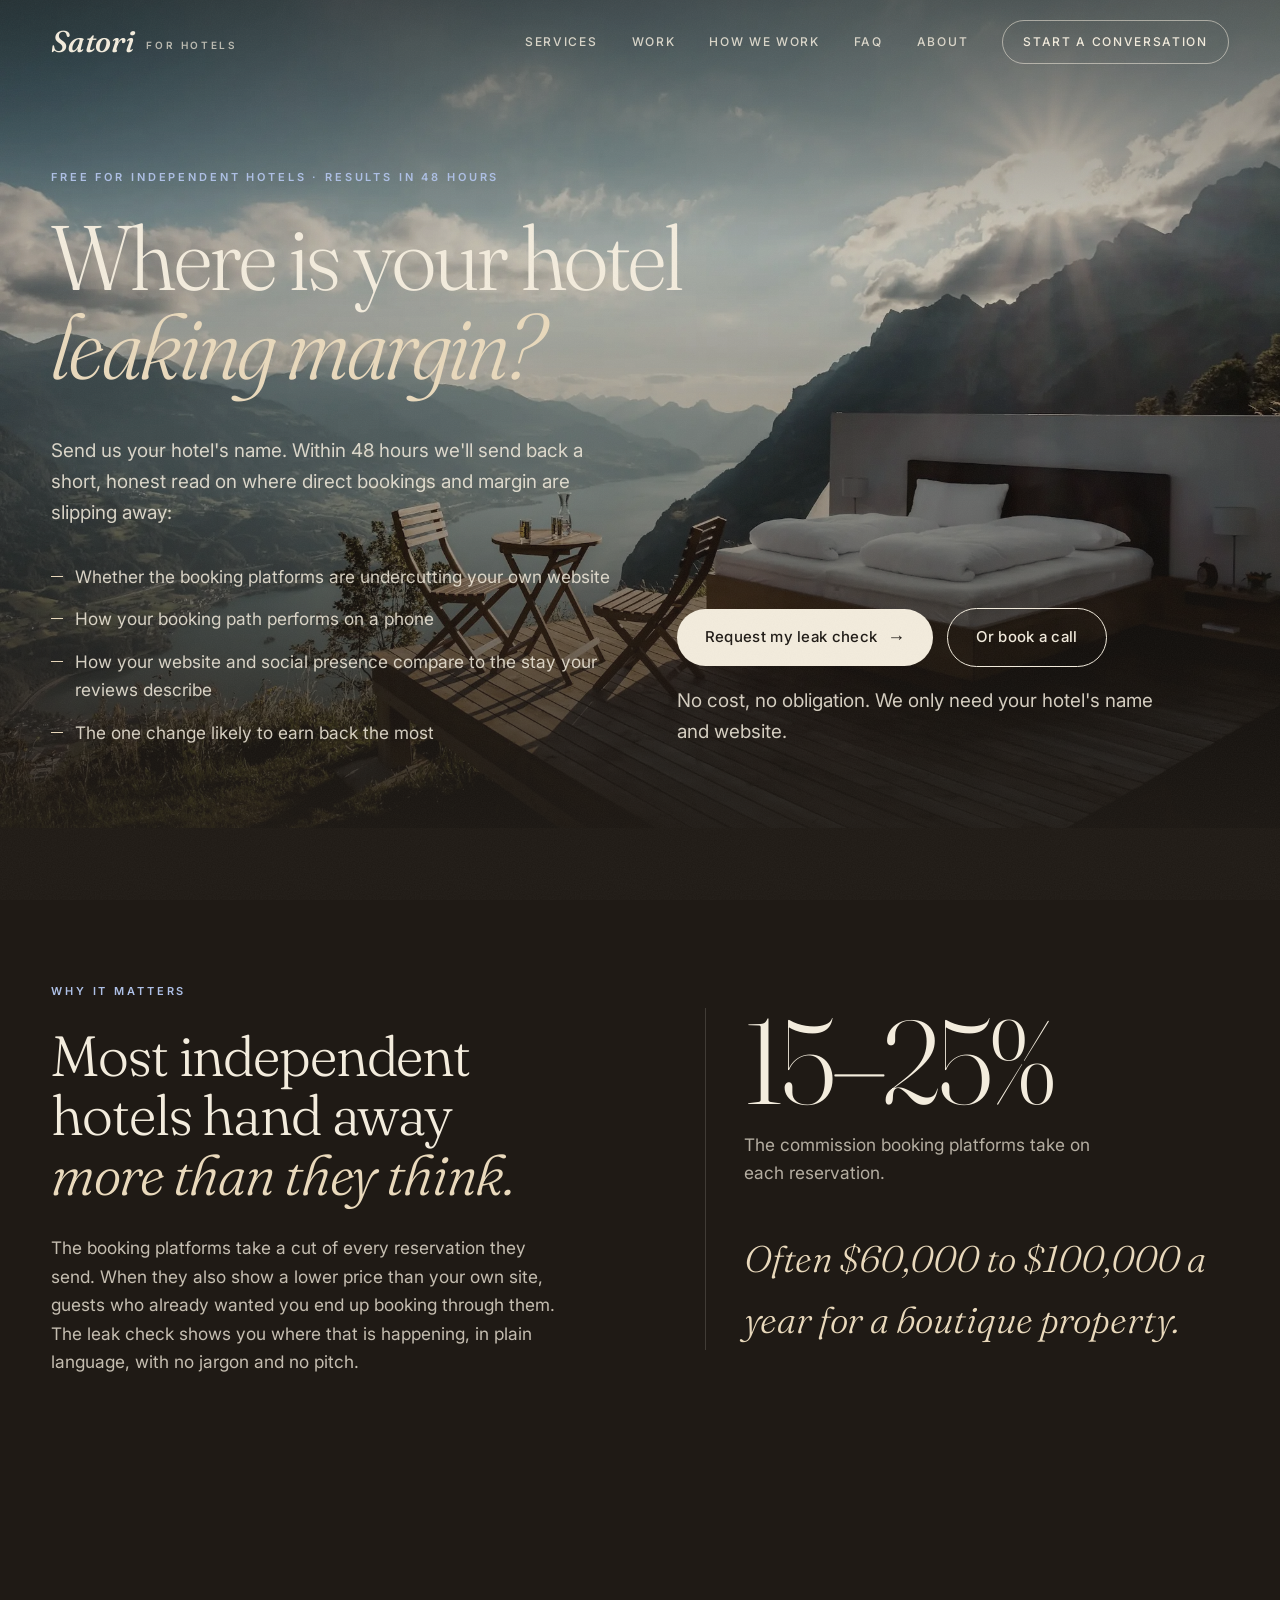
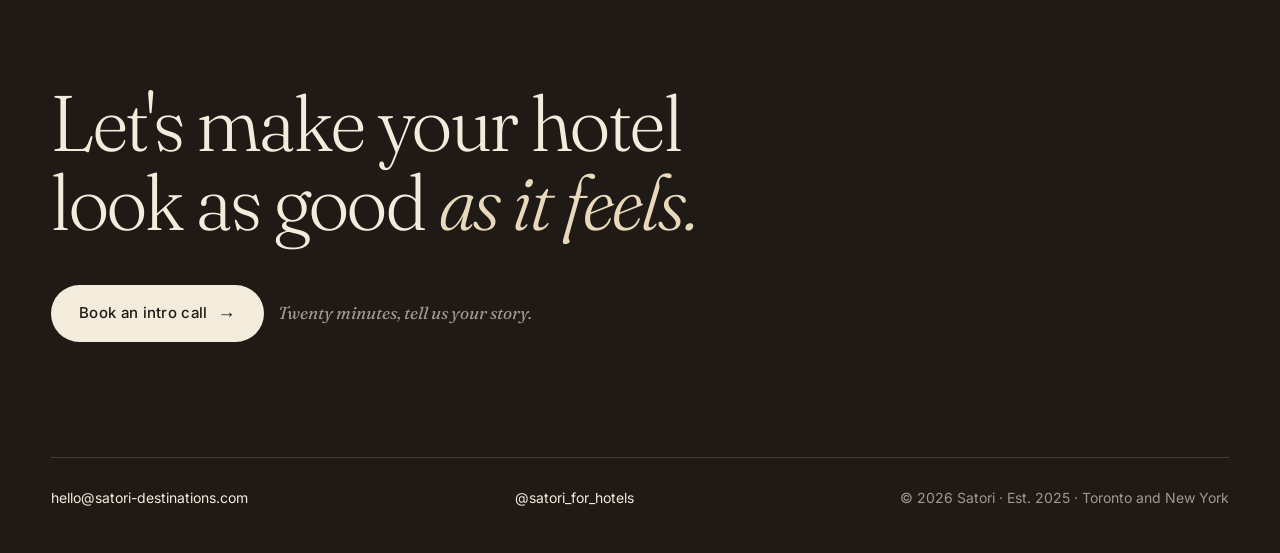
<file: leak-check/index.html>
<!doctype html>
<html lang="en">
<head>
  <meta charset="utf-8" />
  <meta name="viewport" content="width=device-width, initial-scale=1" />
  <title>Free Direct-Booking Leak Check for Boutique Hotels | Satori</title>
  <meta name="description" content="Send us your hotel and we will show you, within 48 hours, where you are losing margin to the booking platforms. Free, from a hotel marketing agency for independent hotels." />
  <meta property="og:type" content="website" />
  <meta property="og:title" content="Free Direct-Booking Leak Check for Boutique Hotels | Satori" />
  <meta property="og:description" content="Send us your hotel and we will show you, within 48 hours, where you are losing margin to the booking platforms. Free, from a hotel marketing agency for independent hotels." />
  <meta property="og:url" content="https://satori-destinations.com/leak-check/" />
  <meta property="og:site_name" content="Satori" />
  <meta property="og:locale" content="en_CA" />
  <meta property="og:image" content="https://satori-destinations.com/assets/og-image.png?v=fa0f5c3c" />
  <meta property="og:image:width" content="1200" />
  <meta property="og:image:height" content="630" />
  <meta property="og:image:alt" content="Satori, a hospitality marketing agency for independent hotels" />
  <meta name="twitter:card" content="summary_large_image" />
  <meta name="twitter:title" content="Free Direct-Booking Leak Check for Boutique Hotels | Satori" />
  <meta name="twitter:description" content="Send us your hotel and we will show you, within 48 hours, where you are losing margin to the booking platforms. Free, from a hotel marketing agency for independent hotels." />
  <meta name="twitter:image" content="https://satori-destinations.com/assets/og-image.png?v=fa0f5c3c" />
  <link rel="canonical" href="https://satori-destinations.com/leak-check/" />
  <meta name="robots" content="index, follow, max-image-preview:large" />
  <link rel="icon" href="data:image/svg+xml,%3Csvg xmlns='http://www.w3.org/2000/svg' viewBox='0 0 64 64'%3E%3Crect width='64' height='64' rx='14' fill='%232B4B8C'/%3E%3Ctext x='32' y='46' font-family='Georgia,serif' font-size='42' font-weight='600' text-anchor='middle' fill='%23F6F1E7'%3ES%3C/text%3E%3C/svg%3E" />
  <link rel="preload" as="image" href="/assets/img/hero.webp" fetchpriority="high" />
  <link rel="preconnect" href="https://fonts.googleapis.com" />
  <link rel="preconnect" href="https://fonts.gstatic.com" crossorigin />
  <link href="https://fonts.googleapis.com/css2?family=Fraunces:ital,opsz,wght,SOFT@0,9..144,300..600,0..100;1,9..144,300..500,0..100&family=Inter:wght@400;500;600&display=swap" rel="stylesheet" />
  <style>
    :root {
      --ink: #1F1A15;
      --ink-2: #2A231C;
      --cream: #F3ECDD;
      --paper: #FBF7EE;
      --soft: #574A3D;
      --mute: #9A8F7E;
      --navy: #2B4B8C;
      --navy-tint: #AEC0E6;
      --terracotta: #B8603F;
      --line: #E2D6BF;
      --line-dark: rgba(243, 236, 221, 0.16);
      --maxw: 1280px;
      --pad: clamp(20px, 4vw, 56px);
    }
    * { box-sizing: border-box; }
    html { scroll-behavior: smooth; }
    body {
      margin: 0; background: var(--paper); color: var(--ink-2);
      font-family: "Inter", system-ui, sans-serif; font-size: clamp(1rem, .97rem + .17vw, 1.08rem);
      line-height: 1.65; -webkit-font-smoothing: antialiased; overflow-x: hidden;
    }
    body::before {
      content: ""; position: fixed; inset: 0; z-index: 50; pointer-events: none; opacity: .05;
      background-image: url("data:image/svg+xml,%3Csvg xmlns='http://www.w3.org/2000/svg' width='160' height='160'%3E%3Cfilter id='p'%3E%3CfeTurbulence type='fractalNoise' baseFrequency='0.82' numOctaves='2' stitchTiles='stitch'/%3E%3CfeColorMatrix type='saturate' values='0'/%3E%3C/filter%3E%3Crect width='100%25' height='100%25' filter='url(%23p)'/%3E%3C/svg%3E");
    }
    h1, h2, h3, .serif {
      font-family: "Fraunces", Georgia, serif; font-weight: 400; margin: 0;
      font-optical-sizing: auto; font-variation-settings: "SOFT" 40; letter-spacing: -0.02em; text-wrap: balance;
    }
    p { margin: 0; text-wrap: pretty; }
    a { color: inherit; }
    em { font-style: italic; }
    img { display: block; max-width: 100%; }
    .wrap { max-width: var(--maxw); margin: 0 auto; padding: 0 var(--pad); }
    .label {
      font-size: 11px; font-weight: 600; letter-spacing: .26em; text-transform: uppercase;
    }
    .film { filter: saturate(.78) contrast(1.04) sepia(.12) brightness(.96); }

    /* Header */
    .top {
      position: absolute; top: 0; left: 0; right: 0; z-index: 10; color: var(--cream);
    }
    .top-inner { display: flex; align-items: center; justify-content: space-between; gap: 24px; min-height: 84px; }
    .mark { font-family: "Fraunces", serif; font-style: italic; font-weight: 500; font-size: 30px; text-decoration: none; letter-spacing: -.01em; }
    .mark small { font-family: "Inter", sans-serif; font-style: normal; font-size: 10px; font-weight: 600; letter-spacing: .26em; text-transform: uppercase; margin-left: 12px; opacity: .7; vertical-align: middle; }
    .nav { display: flex; gap: 34px; align-items: center; }
    .nav a { font-size: 12px; font-weight: 500; letter-spacing: .14em; text-transform: uppercase; text-decoration: none; opacity: .85; }
    .nav a:hover { opacity: 1; }
    .nav .cta { opacity: 1; border: 1px solid rgba(243,236,221,.55); border-radius: 999px; padding: 11px 20px; }
    .nav .cta:hover { background: var(--cream); color: var(--ink); }

    /* Hero */
    .hero { position: relative; min-height: 100svh; color: var(--cream); display: flex; align-items: flex-end; overflow: hidden; background: var(--ink); }
    .hero > img { position: absolute; inset: 0; width: 100%; height: 100%; object-fit: cover; object-position: center 45%; }
    .hero::after {
      content: ""; position: absolute; inset: 0;
      background: linear-gradient(180deg, rgba(31,26,21,.55) 0%, rgba(31,26,21,.15) 30%, rgba(31,26,21,.35) 60%, rgba(31,26,21,.88) 100%);
    }
    .hero-inner { position: relative; z-index: 2; width: 100%; padding-bottom: clamp(48px, 9vh, 104px); padding-top: 140px; }
    .hero .label { color: var(--navy-tint); margin-bottom: 26px; display: block; }
    .hero h1 { font-size: clamp(2.6rem, 1.4rem + 5.4vw, 6.4rem); line-height: .98; max-width: 14ch; font-weight: 300; }
    .hero h1 em { font-weight: 300; color: #E9D9BC; }
    .hero-foot { display: flex; justify-content: space-between; align-items: flex-end; gap: 40px; margin-top: 44px; flex-wrap: wrap; }
    .hero-foot p { max-width: 46ch; color: rgba(243,236,221,.86); font-size: clamp(1.02rem, .98rem + .25vw, 1.18rem); }
    .btns { display: flex; gap: 14px; flex-wrap: wrap; align-items: center; }
    .btn {
      display: inline-flex; align-items: center; gap: 10px; text-decoration: none; font-weight: 500; font-size: 15px;
      letter-spacing: .02em; padding: 16px 28px; border-radius: 999px; background: var(--cream); color: var(--ink);
      transition: transform .2s ease, background .2s ease;
    }
    .btn:hover { transform: translateY(-1px); background: #fff; }
    .btn--ghost { background: transparent; color: inherit; border: 1px solid currentColor; }
    .btn--ghost:hover { background: rgba(255,255,255,.08); }
    .btn--navy { background: var(--navy); color: var(--cream); }
    .btn--navy:hover { background: #223C71; }
    .arrow { font-family: "Fraunces", serif; font-size: 18px; line-height: 1; }

    /* Ticker */
    .ticker { background: var(--ink); color: var(--cream); border-top: 1px solid var(--line-dark); overflow: hidden; }
    .ticker-track { display: flex; gap: 0; white-space: nowrap; animation: slide 46s linear infinite; width: max-content; }
    .ticker span { font-family: "Fraunces", serif; font-style: italic; font-weight: 300; font-size: clamp(1.4rem, 1rem + 1.6vw, 2.4rem); padding: 22px 0; }
    .ticker span::after { content: "·"; font-style: normal; color: var(--terracotta); margin: 0 .8em; }
    @keyframes slide { to { transform: translateX(-50%); } }

    /* Statement */
    .statement { padding: clamp(96px, 14vw, 180px) 0 clamp(80px, 10vw, 140px); }
    .statement .label { color: var(--terracotta); display: block; margin-bottom: 30px; }
    .statement h2 { font-size: clamp(2rem, 1.2rem + 3.4vw, 4.4rem); line-height: 1.06; max-width: 20ch; font-weight: 300; }
    .statement h2 em { color: var(--navy); }
    .statement-cols { display: grid; grid-template-columns: 1fr 1fr; gap: 56px; margin-top: 64px; padding-top: 34px; border-top: 1px solid var(--line); max-width: 920px; margin-left: auto; }
    .statement-cols p { color: var(--soft); }

    /* Services */
    .services { background: var(--cream); padding: clamp(84px, 11vw, 150px) 0; border-top: 1px solid var(--line); }
    .sec-head { display: flex; justify-content: space-between; align-items: flex-end; gap: 40px; flex-wrap: wrap; margin-bottom: 56px; }
    .sec-head .label { color: var(--navy); display: block; margin-bottom: 18px; }
    .sec-head h2 { font-size: clamp(2rem, 1.4rem + 2.4vw, 3.6rem); line-height: 1.04; max-width: 16ch; }
    .sec-head p { max-width: 40ch; color: var(--soft); }
    .svc { list-style: none; margin: 0; padding: 0; display: grid; grid-template-columns: repeat(3, 1fr); border-top: 1px solid var(--line); }
    .svc li { padding: 34px 32px 40px 0; border-bottom: 1px solid var(--line); }
    .svc li:not(:nth-child(3n)) { border-right: 1px solid var(--line); }
    .svc li:not(:nth-child(3n+1)) { padding-left: 32px; }
    .svc .n { font-family: "Fraunces", serif; font-style: italic; color: var(--terracotta); font-size: 15px; }
    .svc h3 { font-size: clamp(1.4rem, 1.2rem + .7vw, 1.85rem); margin: 18px 0 12px; line-height: 1.12; }
    .svc p { color: var(--soft); font-size: .98rem; }

    /* Margin band */
    .margin { background: var(--ink); color: var(--cream); padding: clamp(90px, 12vw, 160px) 0; position: relative; overflow: hidden; }
    .margin-grid { display: grid; grid-template-columns: 1.1fr 1fr; gap: clamp(40px, 6vw, 96px); align-items: center; }
    .margin .label { color: var(--navy-tint); display: block; margin-bottom: 26px; }
    .margin h2 { font-size: clamp(2rem, 1.3rem + 2.8vw, 3.9rem); line-height: 1.05; font-weight: 300; }
    .margin h2 em { color: #E9D9BC; }
    .margin p.body { margin-top: 30px; color: rgba(243,236,221,.78); max-width: 46ch; }
    .stat { border-left: 1px solid var(--line-dark); padding-left: clamp(24px, 3vw, 48px); }
    .stat .big { font-family: "Fraunces", serif; font-weight: 300; font-size: clamp(4rem, 2.6rem + 6vw, 8.6rem); line-height: .9; letter-spacing: -.04em; color: var(--cream); }
    .stat .cap { margin-top: 16px; color: rgba(243,236,221,.7); max-width: 32ch; }
    .stat .big2 { font-family: "Fraunces", serif; font-size: clamp(1.6rem, 1.2rem + 1.4vw, 2.5rem); margin-top: 40px; color: #E9D9BC; font-style: italic; font-weight: 300; }

    /* Work */
    .work { padding: clamp(84px, 11vw, 150px) 0; }
    .work .sec-head .label { color: var(--terracotta); }
    .tiles { display: grid; grid-template-columns: 1.35fr 1fr; gap: clamp(18px, 2.4vw, 32px); }
    .tile { position: relative; overflow: hidden; border-radius: 4px; background: var(--ink); color: var(--cream); text-decoration: none; min-height: 560px; display: flex; align-items: flex-end; }
    .tile img { position: absolute; inset: 0; width: 100%; height: 100%; object-fit: cover; transition: transform 1.2s cubic-bezier(.16,1,.3,1); }
    .tile:hover img { transform: scale(1.035); }
    .tile::after { content: ""; position: absolute; inset: 0; background: linear-gradient(180deg, rgba(31,26,21,0) 40%, rgba(31,26,21,.86) 100%); }
    .tile-body { position: relative; z-index: 2; padding: clamp(24px, 3vw, 40px); }
    .tile .label { color: var(--navy-tint); display: block; margin-bottom: 14px; }
    .tile h3 { font-size: clamp(1.6rem, 1.2rem + 1.3vw, 2.5rem); line-height: 1.08; max-width: 18ch; font-weight: 300; }
    .tile p { margin-top: 14px; color: rgba(243,236,221,.8); max-width: 44ch; font-size: .98rem; }
    .tile--tall { grid-row: span 2; min-height: 760px; }
    .tile-stack { display: grid; gap: clamp(18px, 2.4vw, 32px); }
    .tile--note { background: var(--cream); color: var(--ink-2); border: 1px solid var(--line); min-height: auto; padding: clamp(28px, 3vw, 44px); align-items: stretch; flex-direction: column; justify-content: space-between; gap: 28px; }
    .tile--note::after { display: none; }
    .tile--note h3 { font-size: clamp(1.5rem, 1.2rem + 1vw, 2.2rem); }
    .tile--note p { color: var(--soft); margin-top: 14px; }

    /* Hire vs team */
    .hire { background: var(--cream); border-top: 1px solid var(--line); padding: clamp(84px, 11vw, 150px) 0; }
    .hire-grid { display: grid; grid-template-columns: 1fr 1fr; gap: 0; border: 1px solid var(--line); border-radius: 4px; overflow: hidden; background: var(--paper); }
    .hire-col { padding: clamp(28px, 3.4vw, 52px); }
    .hire-col + .hire-col { border-left: 1px solid var(--line); background: var(--ink); color: var(--cream); }
    .hire-col h3 { font-size: clamp(1.5rem, 1.2rem + 1vw, 2.2rem); margin: 14px 0 24px; }
    .hire-col .label { color: var(--mute); }
    .hire-col + .hire-col .label { color: var(--navy-tint); }
    .hire-col ul { list-style: none; margin: 0; padding: 0; }
    .hire-col li { padding: 13px 0 13px 26px; border-top: 1px solid var(--line); position: relative; color: var(--soft); }
    .hire-col + .hire-col li { border-top-color: var(--line-dark); color: rgba(243,236,221,.84); }
    .hire-col li::before { content: ""; position: absolute; left: 0; top: 25px; width: 10px; height: 1px; background: var(--mute); }
    .hire-col + .hire-col li::before { background: #E9D9BC; }

    /* Process */
    .process { padding: clamp(84px, 11vw, 150px) 0; }
    .steps { list-style: none; margin: 0; padding: 0; display: grid; grid-template-columns: repeat(3, 1fr); gap: clamp(20px, 3vw, 48px); }
    .steps li { border-top: 1px solid var(--ink-2); padding-top: 26px; }
    .steps .n { font-family: "Fraunces", serif; font-weight: 300; font-size: clamp(2.6rem, 2rem + 2vw, 4rem); line-height: 1; color: var(--navy); }
    .steps h3 { font-size: clamp(1.35rem, 1.15rem + .6vw, 1.7rem); margin: 22px 0 10px; }
    .steps p { color: var(--soft); }
    .steps .fine { margin-top: 12px; font-family: "Fraunces", serif; font-style: italic; color: var(--terracotta); font-size: .98rem; }

    /* Founder */
    .founder { border-top: 1px solid var(--line); }
    .founder-grid { display: grid; grid-template-columns: 1fr 1.1fr; min-height: 640px; }
    .founder-img { position: relative; overflow: hidden; background: var(--ink); }
    .founder-img img { position: absolute; inset: 0; width: 100%; height: 100%; object-fit: cover; }
    .founder-body { padding: clamp(56px, 8vw, 120px) var(--pad); display: flex; flex-direction: column; justify-content: center; max-width: 680px; }
    .founder-body .label { color: var(--navy); margin-bottom: 26px; display: block; }
    .founder-body h2 { font-size: clamp(1.9rem, 1.3rem + 2.2vw, 3.2rem); line-height: 1.08; font-weight: 300; }
    .founder-body h2 em { color: var(--navy); }
    .founder-body p { margin-top: 24px; color: var(--soft); }


    /* FAQ */
    .faq { background: var(--cream); border-top: 1px solid var(--line); padding: clamp(84px, 11vw, 150px) 0; }
    .faq-grid { display: grid; grid-template-columns: 1fr 1.6fr; gap: clamp(32px, 6vw, 96px); align-items: start; }
    .faq .label { display: block; margin-bottom: 18px; }
    .faq h2 { font-size: clamp(2rem, 1.4rem + 2.4vw, 3.4rem); line-height: 1.05; }
    .faq details { border-top: 1px solid var(--line); padding: 4px 0; }
    .faq details:last-child { border-bottom: 1px solid var(--line); }
    .faq summary { cursor: pointer; list-style: none; font-family: "Fraunces", serif; font-size: clamp(1.15rem, 1rem + .5vw, 1.45rem); padding: 20px 40px 20px 0; position: relative; }
    .faq summary::-webkit-details-marker { display: none; }
    .faq summary::after { content: "+"; position: absolute; right: 4px; top: 16px; font-size: 1.6rem; color: var(--terracotta); font-weight: 300; }
    .faq details[open] summary::after { content: "\2212"; }
    .faq details p { color: var(--soft); padding: 0 0 24px; max-width: 62ch; }
    @media (max-width: 960px) { .faq-grid { grid-template-columns: 1fr; } }

    /* Footer */
    footer { background: var(--ink); color: var(--cream); padding: clamp(90px, 12vw, 160px) 0 44px; }
    .foot-cta h2 { font-size: clamp(2.4rem, 1.4rem + 4.4vw, 5.6rem); line-height: 1; font-weight: 300; max-width: 15ch; }
    .foot-cta h2 em { color: #E9D9BC; }
    .foot-cta .btns { margin-top: 44px; }
    .foot-cta .note { font-family: "Fraunces", serif; font-style: italic; color: rgba(243,236,221,.6); }
    .foot-meta { margin-top: clamp(72px, 9vw, 120px); padding-top: 28px; border-top: 1px solid var(--line-dark); display: flex; justify-content: space-between; gap: 24px; flex-wrap: wrap; font-size: 14px; color: rgba(243,236,221,.6); }
    .foot-meta a { text-decoration: none; color: var(--cream); }

    /* Reveal */
    .reveal { opacity: 0; transform: translateY(24px); transition: opacity 1.1s cubic-bezier(.16,1,.3,1), transform 1.1s cubic-bezier(.16,1,.3,1); }
    .reveal.in { opacity: 1; transform: none; }
    @media (prefers-reduced-motion: reduce) {
      .reveal { opacity: 1; transform: none; transition: none; }
      .ticker-track { animation: none; }
    }

    /* Responsive */
    @media (max-width: 960px) {
      .nav a:not(.cta) { display: none; }
      .svc { grid-template-columns: 1fr 1fr; }
      .svc li { padding: 30px 24px 34px 0 !important; border-right: 0 !important; }
      .svc li:nth-child(2n) { padding-left: 24px !important; border-left: 1px solid var(--line); }
      .margin-grid, .founder-grid { grid-template-columns: 1fr; }
      .stat { border-left: 0; border-top: 1px solid var(--line-dark); padding: 36px 0 0; }
      .tiles { grid-template-columns: 1fr; }
      .tile--tall { grid-row: auto; min-height: 520px; }
      .tile { min-height: 440px; }
      .founder-img { min-height: 420px; }
      .statement-cols { grid-template-columns: 1fr; gap: 22px; }
    }
    @media (max-width: 640px) {
      .top-inner { min-height: 72px; }
      .mark { font-size: 26px; }
      .mark small { display: none; }
      .nav .cta { padding: 10px 16px; font-size: 11px; }
      .hero-foot { margin-top: 30px; gap: 28px; }
      .btns { width: 100%; }
      .btn { width: 100%; justify-content: center; }
      .svc { grid-template-columns: 1fr; }
      .svc li, .svc li:nth-child(2n) { padding: 28px 0 30px !important; border-left: 0 !important; }
      .hire-grid { grid-template-columns: 1fr; }
      .hire-col + .hire-col { border-left: 0; border-top: 1px solid var(--line); }
      .steps { grid-template-columns: 1fr; gap: 36px; }
      .tile, .tile--tall { min-height: 420px; }
    }
      .hero.lc { min-height: 92svh; }
    .lc-list { list-style: none; margin: 34px 0 0; padding: 0; display: grid; gap: 14px; max-width: 52ch; }
    .lc-list li { padding-left: 24px; position: relative; color: rgba(243,236,221,.86); }
    .lc-list li::before { content: ""; position: absolute; left: 0; top: 13px; width: 12px; height: 1px; background: #E9D9BC; }
    .small { font-size: 14px; color: rgba(243,236,221,.62); margin-top: 18px; }
  </style>
</head>
<body>

  <header class="top">
    <div class="wrap top-inner">
      <a href="/" class="mark" aria-label="Satori home">Satori<small>for hotels</small></a>
      <nav class="nav" aria-label="Main">
        <a href="/#services">Services</a>
        <a href="/proof/">Work</a>
        <a href="/#process">How we work</a>
        <a href="/#faq">FAQ</a>
        <a href="/about/">About</a>
        <a class="cta" href="https://calendar.google.com/appointments/schedules/AcZssZ0ndSvzWlwPmbroOjTRY0KEPjkaPlGboBNWOEW8EKug4U16iPwtLyzB0hE8N6vVx075w9qA5UIP">Start a conversation</a>
      </nav>
    </div>
  </header>

  <main>
    <section class="hero lc">
      <img class="film" src="/assets/img/hero.webp" width="2000" height="1333" alt="Boutique hotel terrace overlooking the mountains at golden hour" fetchpriority="high" />
      <div class="wrap hero-inner">
        <p class="label">Free for independent hotels · Results in 48 hours</p>
        <h1>Where is your hotel <em>leaking margin?</em></h1>
        <div class="hero-foot">
          <div>
            <p>Send us your hotel's name. Within 48 hours we'll send back a short, honest read on where direct bookings and margin are slipping away:</p>
            <ul class="lc-list">
              <li>Whether the booking platforms are undercutting your own website</li>
              <li>How your booking path performs on a phone</li>
              <li>How your website and social presence compare to the stay your reviews describe</li>
              <li>The one change likely to earn back the most</li>
            </ul>
          </div>
          <div>
            <div class="btns">
              <a class="btn" href="mailto:hello@satori-destinations.com?subject=Leak%20check%20request&body=Hotel%20name%3A%20%0AWebsite%3A%20%0ANumber%20of%20rooms%3A%20%0AYour%20name%20and%20role%3A%20%0A">Request my leak check <span class="arrow">→</span></a>
              <a class="btn btn--ghost" href="https://calendar.google.com/appointments/schedules/AcZssZ0ndSvzWlwPmbroOjTRY0KEPjkaPlGboBNWOEW8EKug4U16iPwtLyzB0hE8N6vVx075w9qA5UIP">Or book a call</a>
            </div>
            <p class="small">No cost, no obligation. We only need your hotel's name and website.</p>
          </div>
        </div>
      </div>
    </section>

    <section class="margin">
      <div class="wrap margin-grid">
        <div>
          <span class="label">Why it matters</span>
          <h2>Most independent hotels hand away <em>more than they think.</em></h2>
          <p class="body">The booking platforms take a cut of every reservation they send. When they also show a lower price than your own site, guests who already wanted you end up booking through them. The leak check shows you where that is happening, in plain language, with no jargon and no pitch.</p>
        </div>
        <div class="stat">
          <p class="big">15–25%</p>
          <p class="cap">The commission booking platforms take on each reservation.</p>
          <p class="big2">Often $60,000 to $100,000 a year for a boutique property.</p>
        </div>
      </div>
    </section>
  </main>

  <footer>
    <div class="wrap">
      <div class="foot-cta">
        <h2>Let's make your hotel look as good <em>as it feels.</em></h2>
        <div class="btns">
          <a class="btn" href="https://calendar.google.com/appointments/schedules/AcZssZ0ndSvzWlwPmbroOjTRY0KEPjkaPlGboBNWOEW8EKug4U16iPwtLyzB0hE8N6vVx075w9qA5UIP">Book an intro call <span class="arrow">→</span></a>
          <span class="note">Twenty minutes, tell us your story.</span>
        </div>
      </div>
      <div class="foot-meta">
        <a href="mailto:hello@satori-destinations.com">hello@satori-destinations.com</a>
        <a href="https://www.instagram.com/satori_for_hotels/">@satori_for_hotels</a>
        <span>© 2026 Satori · Est. 2025 · Toronto and New York</span>
      </div>
    </div>
  </footer>

</body>
</html>
</file>
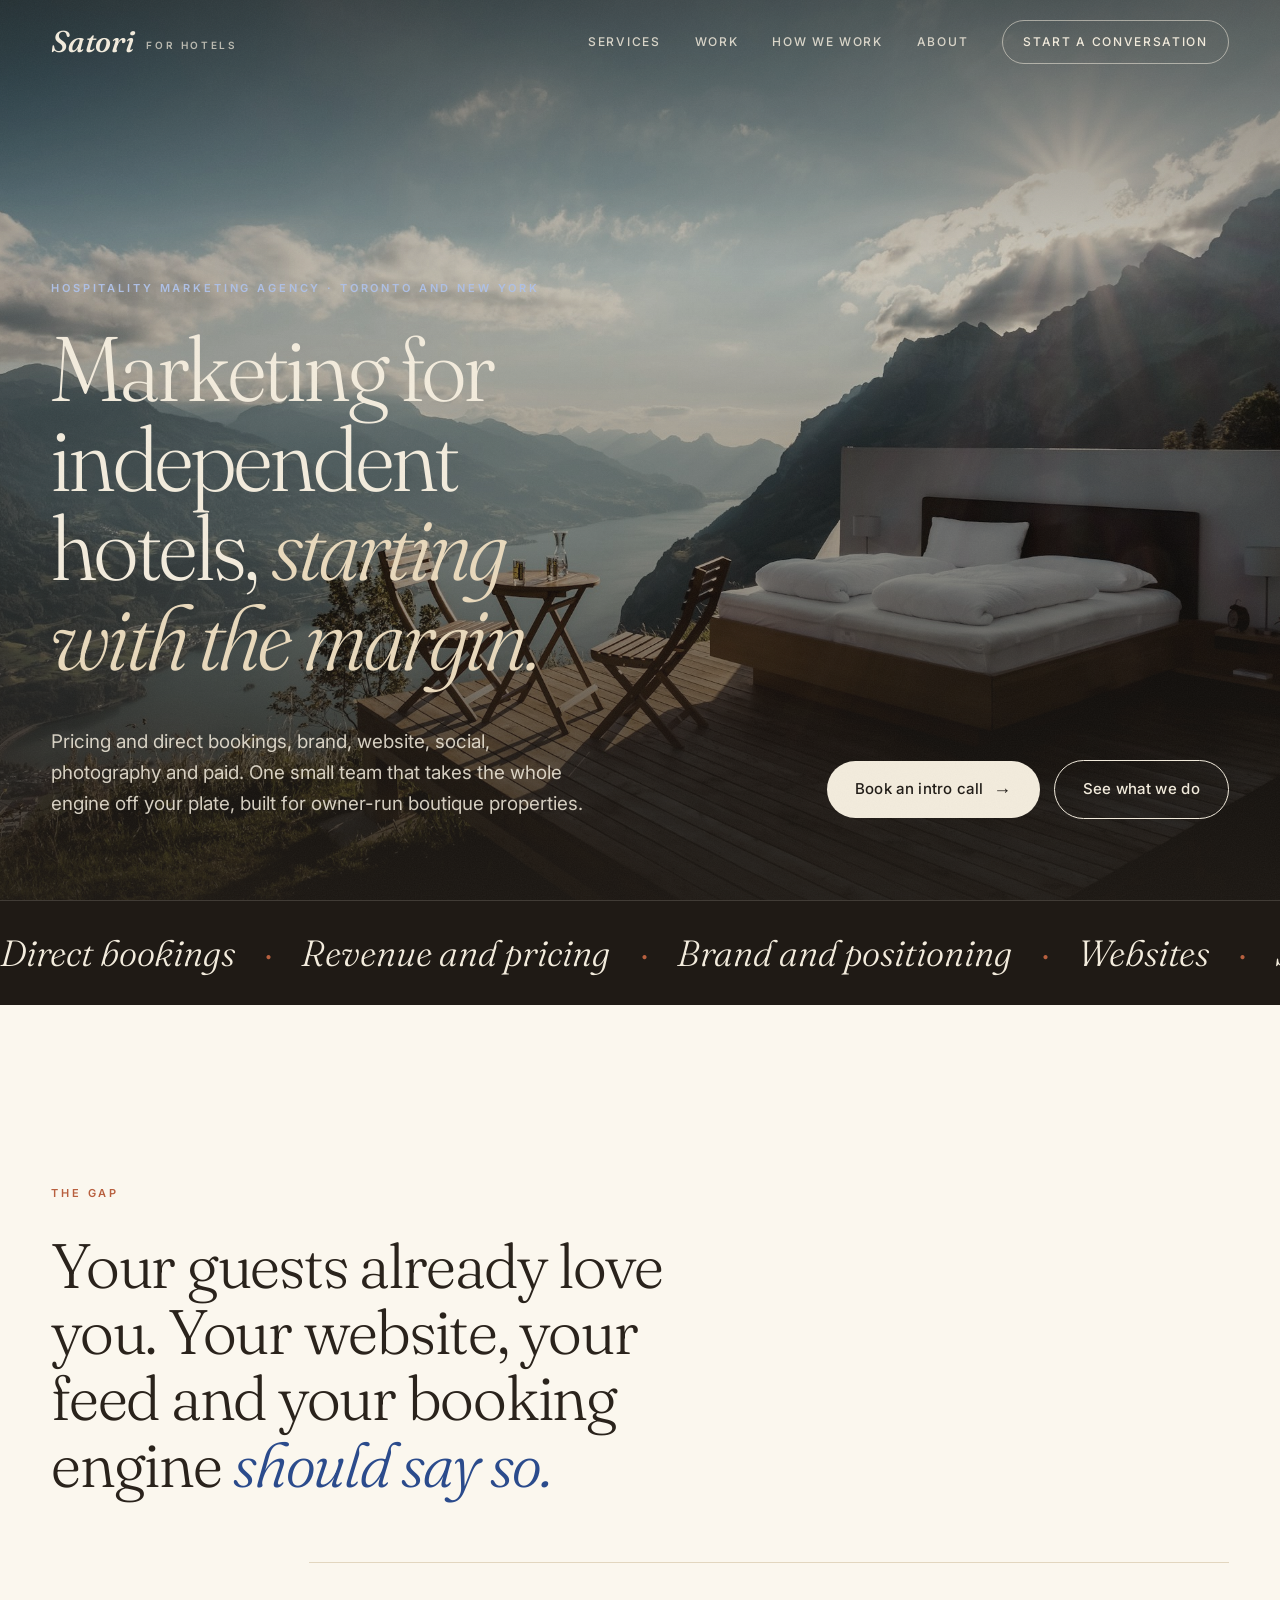
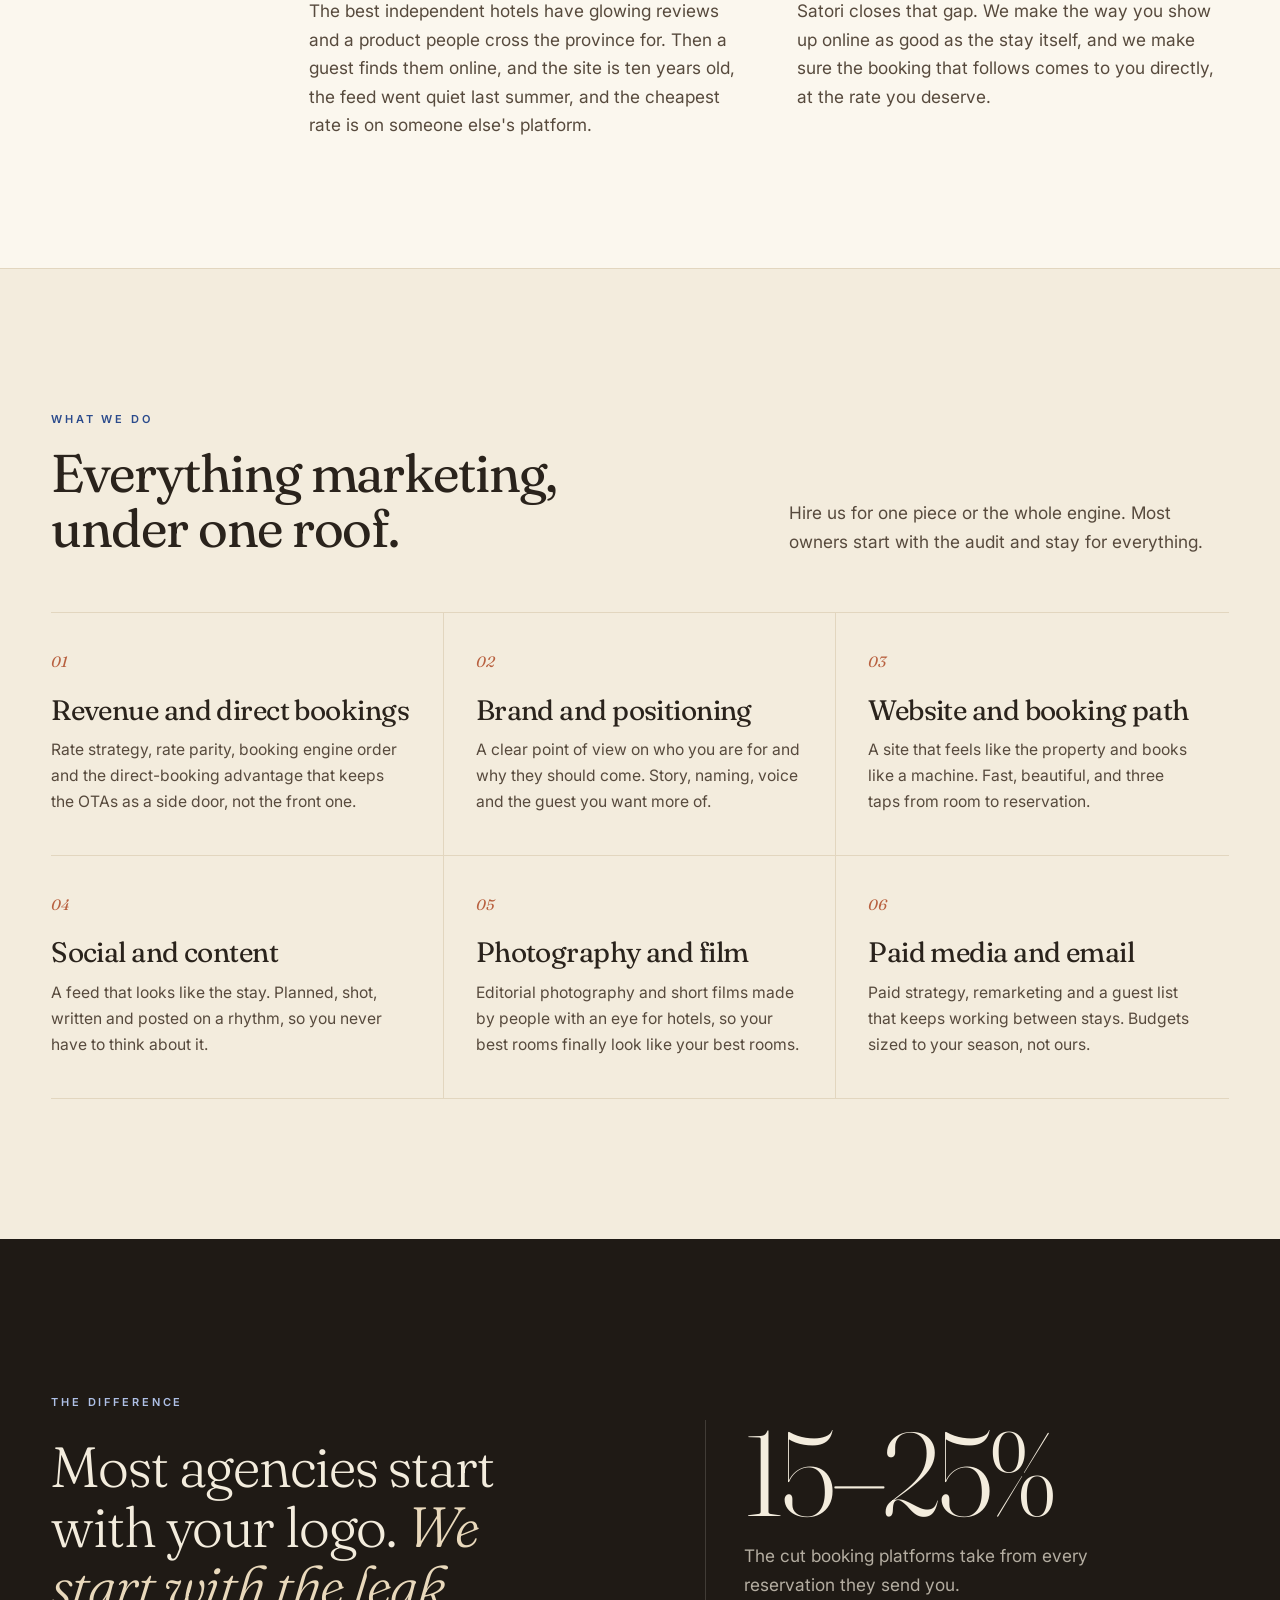
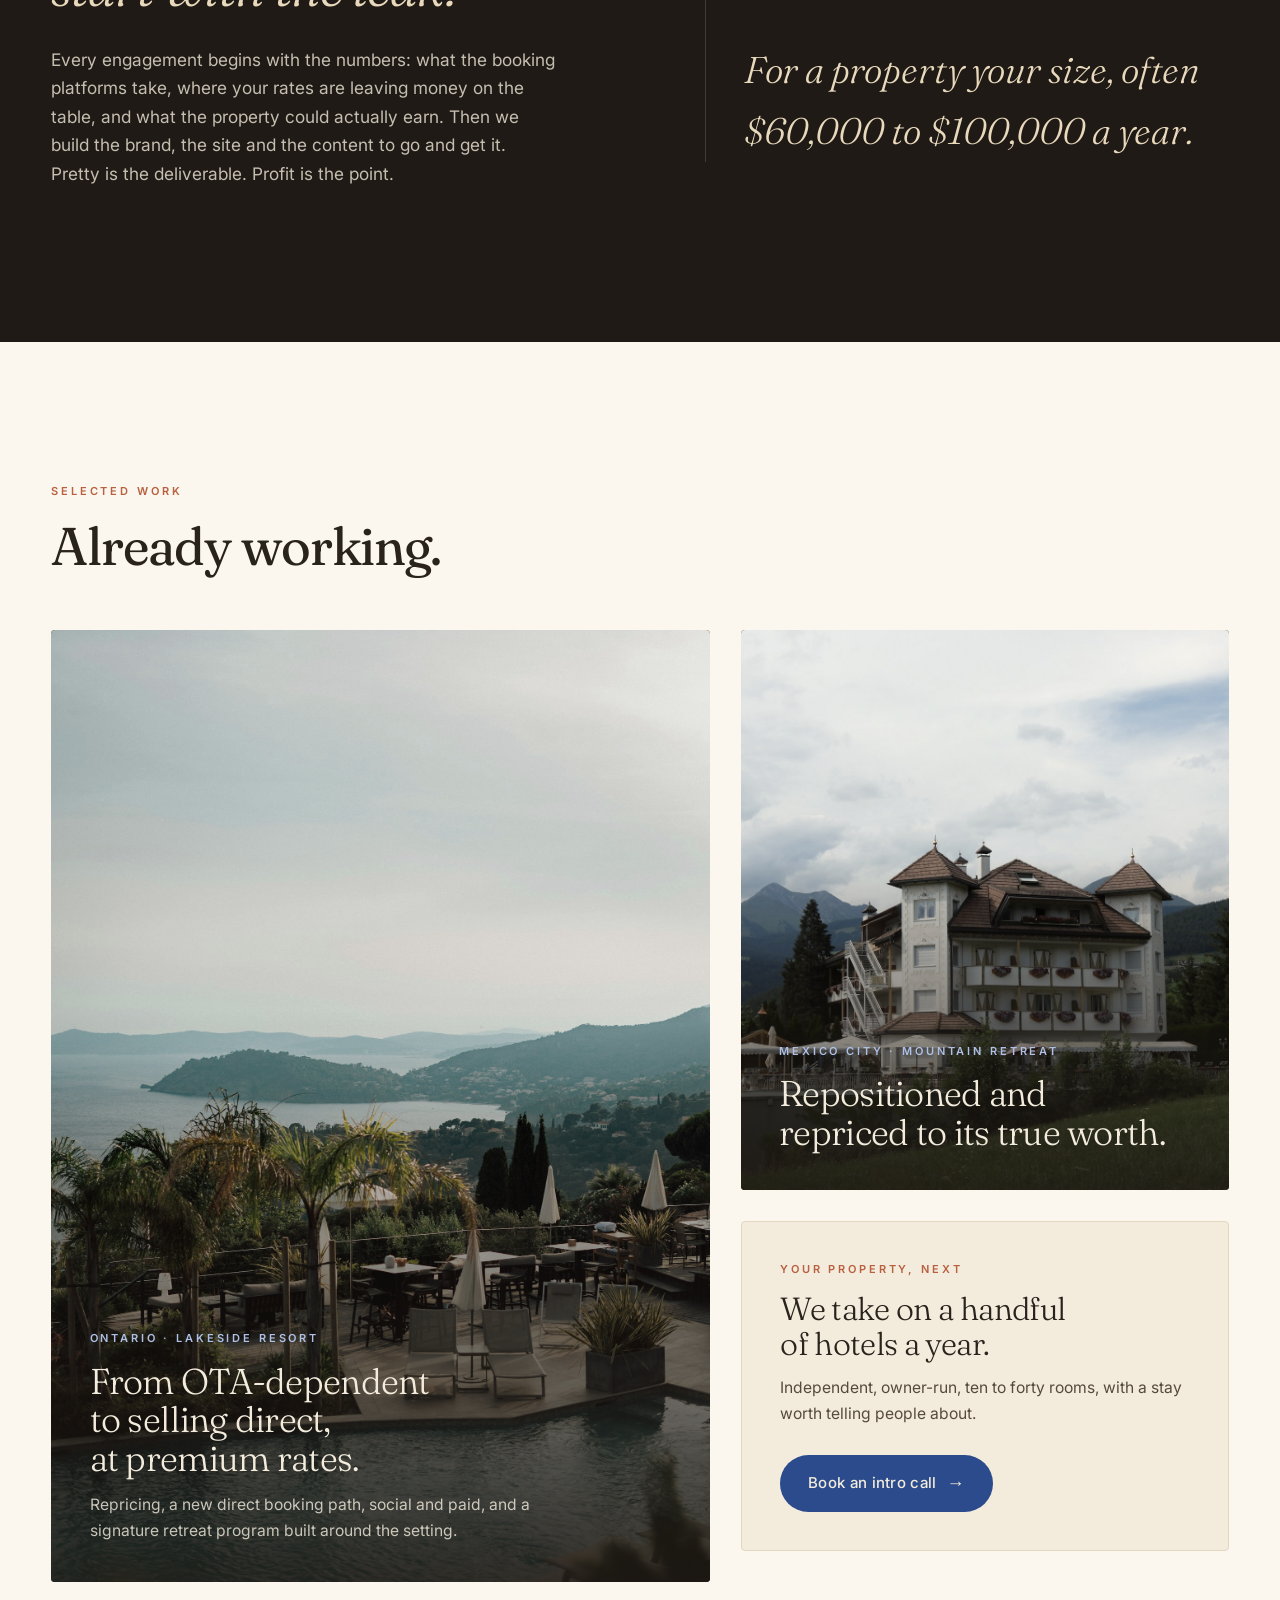
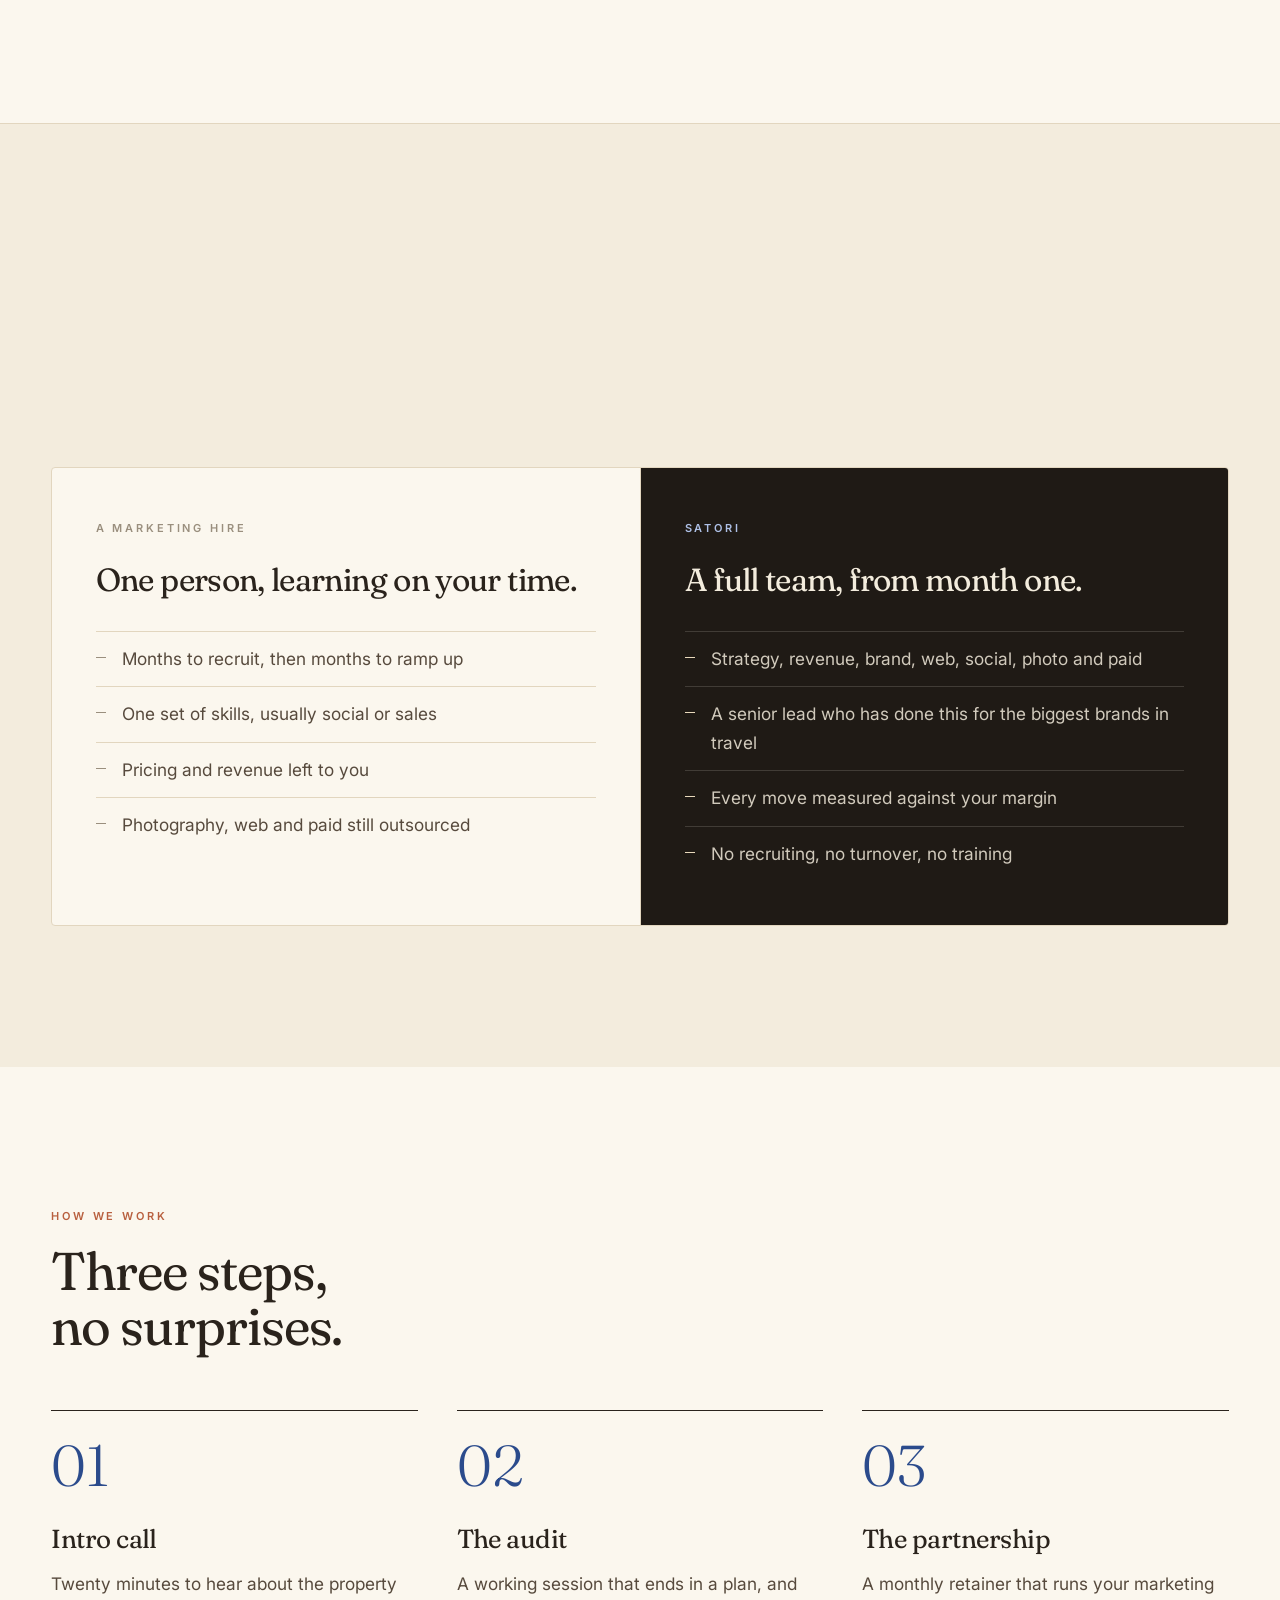
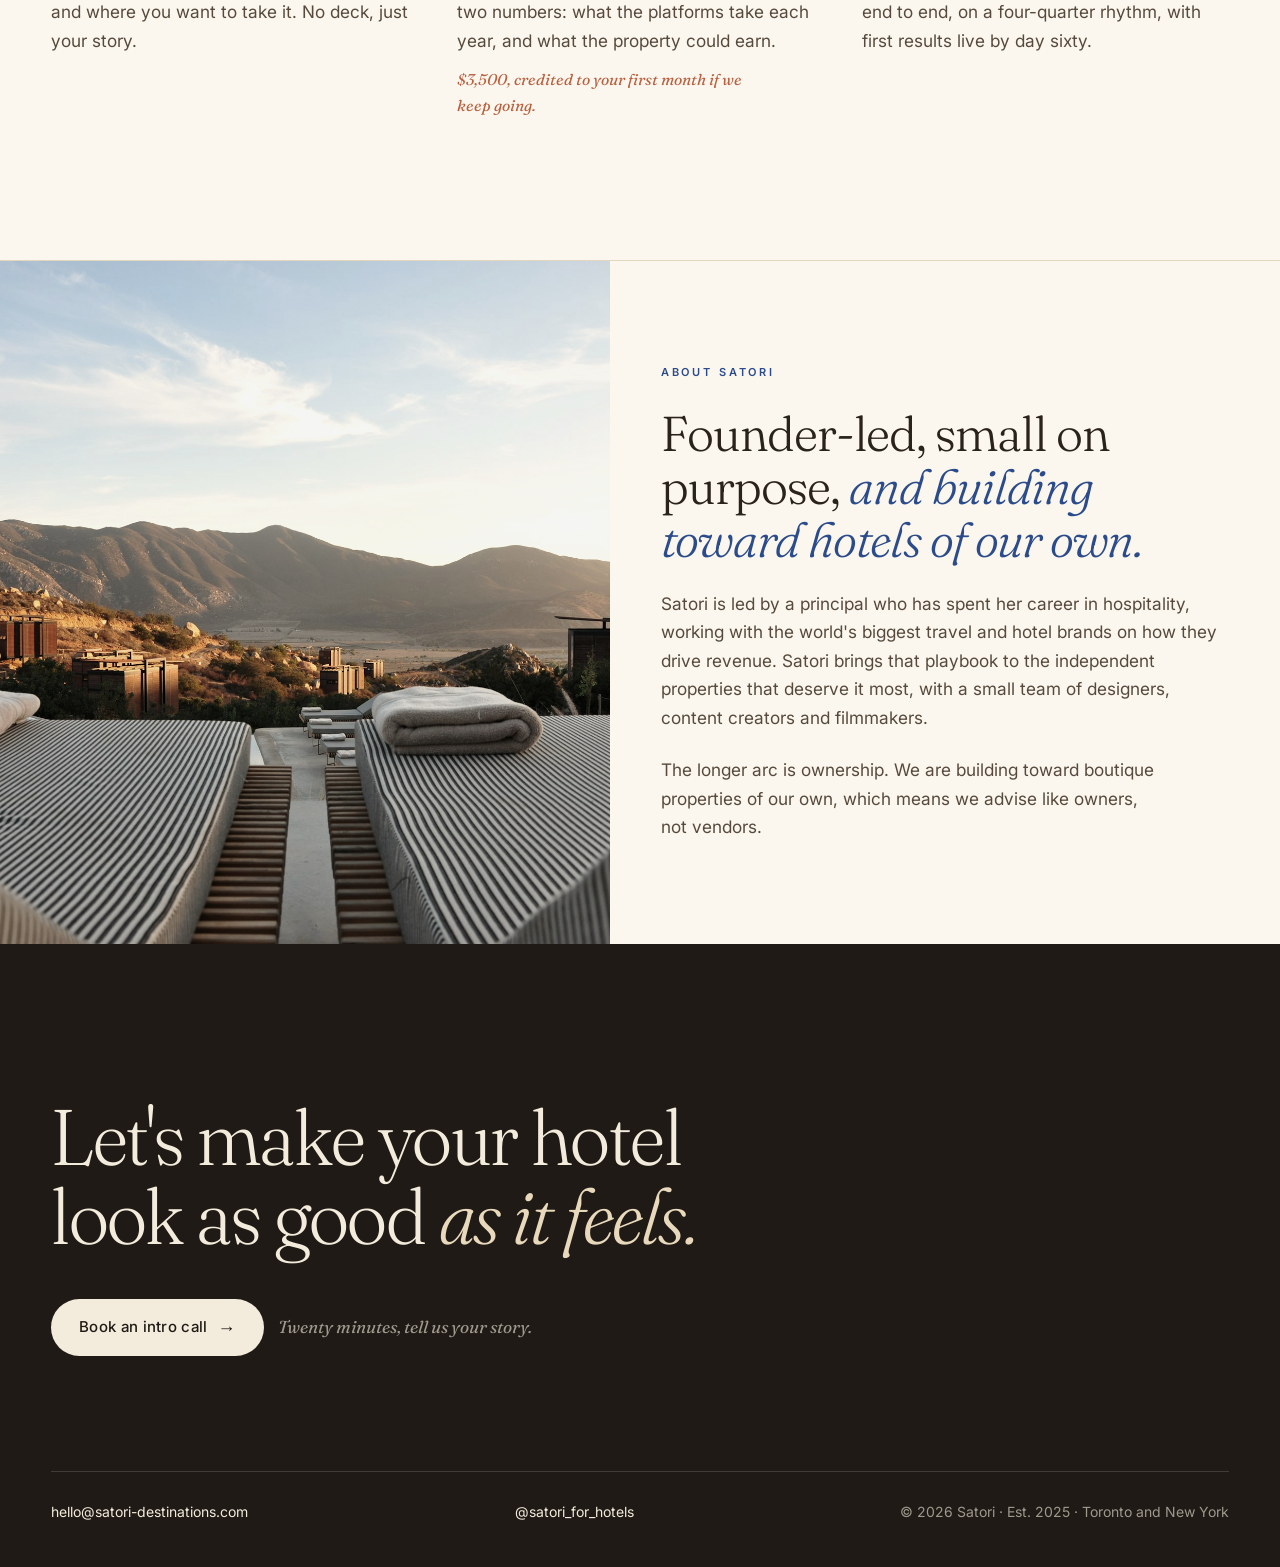
<file: redesign/index.html>
<!doctype html>
<html lang="en">
<head>
  <meta charset="utf-8" />
  <meta name="viewport" content="width=device-width, initial-scale=1" />
  <title>Satori: A hospitality marketing agency for independent hotels</title>
  <meta name="description" content="Satori is a hospitality marketing agency for independent boutique hotels. Pricing and direct bookings, brand, website, social, photography and paid, starting with your margin." />
  <meta name="robots" content="noindex" />
  <link rel="icon" href="data:image/svg+xml,%3Csvg xmlns='http://www.w3.org/2000/svg' viewBox='0 0 64 64'%3E%3Crect width='64' height='64' rx='14' fill='%232B4B8C'/%3E%3Ctext x='32' y='46' font-family='Georgia,serif' font-size='42' font-weight='600' text-anchor='middle' fill='%23F6F1E7'%3ES%3C/text%3E%3C/svg%3E" />
  <link rel="preconnect" href="https://fonts.googleapis.com" />
  <link rel="preconnect" href="https://fonts.gstatic.com" crossorigin />
  <link href="https://fonts.googleapis.com/css2?family=Fraunces:ital,opsz,wght,SOFT@0,9..144,300..600,0..100;1,9..144,300..500,0..100&family=Inter:wght@400;500;600&display=swap" rel="stylesheet" />
  <style>
    :root {
      --ink: #1F1A15;
      --ink-2: #2A231C;
      --cream: #F3ECDD;
      --paper: #FBF7EE;
      --soft: #574A3D;
      --mute: #9A8F7E;
      --navy: #2B4B8C;
      --navy-tint: #AEC0E6;
      --terracotta: #B8603F;
      --line: #E2D6BF;
      --line-dark: rgba(243, 236, 221, 0.16);
      --maxw: 1280px;
      --pad: clamp(20px, 4vw, 56px);
    }
    * { box-sizing: border-box; }
    html { scroll-behavior: smooth; }
    body {
      margin: 0; background: var(--paper); color: var(--ink-2);
      font-family: "Inter", system-ui, sans-serif; font-size: clamp(1rem, .97rem + .17vw, 1.08rem);
      line-height: 1.65; -webkit-font-smoothing: antialiased; overflow-x: hidden;
    }
    body::before {
      content: ""; position: fixed; inset: 0; z-index: 50; pointer-events: none; opacity: .05;
      background-image: url("data:image/svg+xml,%3Csvg xmlns='http://www.w3.org/2000/svg' width='160' height='160'%3E%3Cfilter id='p'%3E%3CfeTurbulence type='fractalNoise' baseFrequency='0.82' numOctaves='2' stitchTiles='stitch'/%3E%3CfeColorMatrix type='saturate' values='0'/%3E%3C/filter%3E%3Crect width='100%25' height='100%25' filter='url(%23p)'/%3E%3C/svg%3E");
    }
    h1, h2, h3, .serif {
      font-family: "Fraunces", Georgia, serif; font-weight: 400; margin: 0;
      font-optical-sizing: auto; font-variation-settings: "SOFT" 40; letter-spacing: -0.02em; text-wrap: balance;
    }
    p { margin: 0; text-wrap: pretty; }
    a { color: inherit; }
    em { font-style: italic; }
    img { display: block; max-width: 100%; }
    .wrap { max-width: var(--maxw); margin: 0 auto; padding: 0 var(--pad); }
    .label {
      font-size: 11px; font-weight: 600; letter-spacing: .26em; text-transform: uppercase;
    }
    .film { filter: saturate(.78) contrast(1.04) sepia(.12) brightness(.96); }

    /* Header */
    .top {
      position: absolute; top: 0; left: 0; right: 0; z-index: 10; color: var(--cream);
    }
    .top-inner { display: flex; align-items: center; justify-content: space-between; gap: 24px; min-height: 84px; }
    .mark { font-family: "Fraunces", serif; font-style: italic; font-weight: 500; font-size: 30px; text-decoration: none; letter-spacing: -.01em; }
    .mark small { font-family: "Inter", sans-serif; font-style: normal; font-size: 10px; font-weight: 600; letter-spacing: .26em; text-transform: uppercase; margin-left: 12px; opacity: .7; vertical-align: middle; }
    .nav { display: flex; gap: 34px; align-items: center; }
    .nav a { font-size: 12px; font-weight: 500; letter-spacing: .14em; text-transform: uppercase; text-decoration: none; opacity: .85; }
    .nav a:hover { opacity: 1; }
    .nav .cta { opacity: 1; border: 1px solid rgba(243,236,221,.55); border-radius: 999px; padding: 11px 20px; }
    .nav .cta:hover { background: var(--cream); color: var(--ink); }

    /* Hero */
    .hero { position: relative; min-height: 100svh; color: var(--cream); display: flex; align-items: flex-end; overflow: hidden; background: var(--ink); }
    .hero > img { position: absolute; inset: 0; width: 100%; height: 100%; object-fit: cover; object-position: center 45%; }
    .hero::after {
      content: ""; position: absolute; inset: 0;
      background: linear-gradient(180deg, rgba(31,26,21,.55) 0%, rgba(31,26,21,.15) 30%, rgba(31,26,21,.35) 60%, rgba(31,26,21,.88) 100%);
    }
    .hero-inner { position: relative; z-index: 2; width: 100%; padding-bottom: clamp(48px, 9vh, 104px); padding-top: 140px; }
    .hero .label { color: var(--navy-tint); margin-bottom: 26px; display: block; }
    .hero h1 { font-size: clamp(2.6rem, 1.4rem + 5.4vw, 6.4rem); line-height: .98; max-width: 14ch; font-weight: 300; }
    .hero h1 em { font-weight: 300; color: #E9D9BC; }
    .hero-foot { display: flex; justify-content: space-between; align-items: flex-end; gap: 40px; margin-top: 44px; flex-wrap: wrap; }
    .hero-foot p { max-width: 46ch; color: rgba(243,236,221,.86); font-size: clamp(1.02rem, .98rem + .25vw, 1.18rem); }
    .btns { display: flex; gap: 14px; flex-wrap: wrap; align-items: center; }
    .btn {
      display: inline-flex; align-items: center; gap: 10px; text-decoration: none; font-weight: 500; font-size: 15px;
      letter-spacing: .02em; padding: 16px 28px; border-radius: 999px; background: var(--cream); color: var(--ink);
      transition: transform .2s ease, background .2s ease;
    }
    .btn:hover { transform: translateY(-1px); background: #fff; }
    .btn--ghost { background: transparent; color: inherit; border: 1px solid currentColor; }
    .btn--ghost:hover { background: rgba(255,255,255,.08); }
    .btn--navy { background: var(--navy); color: var(--cream); }
    .btn--navy:hover { background: #223C71; }
    .arrow { font-family: "Fraunces", serif; font-size: 18px; line-height: 1; }

    /* Ticker */
    .ticker { background: var(--ink); color: var(--cream); border-top: 1px solid var(--line-dark); overflow: hidden; }
    .ticker-track { display: flex; gap: 0; white-space: nowrap; animation: slide 46s linear infinite; width: max-content; }
    .ticker span { font-family: "Fraunces", serif; font-style: italic; font-weight: 300; font-size: clamp(1.4rem, 1rem + 1.6vw, 2.4rem); padding: 22px 0; }
    .ticker span::after { content: "·"; font-style: normal; color: var(--terracotta); margin: 0 .8em; }
    @keyframes slide { to { transform: translateX(-50%); } }

    /* Statement */
    .statement { padding: clamp(96px, 14vw, 180px) 0 clamp(80px, 10vw, 140px); }
    .statement .label { color: var(--terracotta); display: block; margin-bottom: 30px; }
    .statement h2 { font-size: clamp(2rem, 1.2rem + 3.4vw, 4.4rem); line-height: 1.06; max-width: 20ch; font-weight: 300; }
    .statement h2 em { color: var(--navy); }
    .statement-cols { display: grid; grid-template-columns: 1fr 1fr; gap: 56px; margin-top: 64px; padding-top: 34px; border-top: 1px solid var(--line); max-width: 920px; margin-left: auto; }
    .statement-cols p { color: var(--soft); }

    /* Services */
    .services { background: var(--cream); padding: clamp(84px, 11vw, 150px) 0; border-top: 1px solid var(--line); }
    .sec-head { display: flex; justify-content: space-between; align-items: flex-end; gap: 40px; flex-wrap: wrap; margin-bottom: 56px; }
    .sec-head .label { color: var(--navy); display: block; margin-bottom: 18px; }
    .sec-head h2 { font-size: clamp(2rem, 1.4rem + 2.4vw, 3.6rem); line-height: 1.04; max-width: 16ch; }
    .sec-head p { max-width: 40ch; color: var(--soft); }
    .svc { list-style: none; margin: 0; padding: 0; display: grid; grid-template-columns: repeat(3, 1fr); border-top: 1px solid var(--line); }
    .svc li { padding: 34px 32px 40px 0; border-bottom: 1px solid var(--line); }
    .svc li:not(:nth-child(3n)) { border-right: 1px solid var(--line); }
    .svc li:not(:nth-child(3n+1)) { padding-left: 32px; }
    .svc .n { font-family: "Fraunces", serif; font-style: italic; color: var(--terracotta); font-size: 15px; }
    .svc h3 { font-size: clamp(1.4rem, 1.2rem + .7vw, 1.85rem); margin: 18px 0 12px; line-height: 1.12; }
    .svc p { color: var(--soft); font-size: .98rem; }

    /* Margin band */
    .margin { background: var(--ink); color: var(--cream); padding: clamp(90px, 12vw, 160px) 0; position: relative; overflow: hidden; }
    .margin-grid { display: grid; grid-template-columns: 1.1fr 1fr; gap: clamp(40px, 6vw, 96px); align-items: center; }
    .margin .label { color: var(--navy-tint); display: block; margin-bottom: 26px; }
    .margin h2 { font-size: clamp(2rem, 1.3rem + 2.8vw, 3.9rem); line-height: 1.05; font-weight: 300; }
    .margin h2 em { color: #E9D9BC; }
    .margin p.body { margin-top: 30px; color: rgba(243,236,221,.78); max-width: 46ch; }
    .stat { border-left: 1px solid var(--line-dark); padding-left: clamp(24px, 3vw, 48px); }
    .stat .big { font-family: "Fraunces", serif; font-weight: 300; font-size: clamp(4rem, 2.6rem + 6vw, 8.6rem); line-height: .9; letter-spacing: -.04em; color: var(--cream); }
    .stat .cap { margin-top: 16px; color: rgba(243,236,221,.7); max-width: 32ch; }
    .stat .big2 { font-family: "Fraunces", serif; font-size: clamp(1.6rem, 1.2rem + 1.4vw, 2.5rem); margin-top: 40px; color: #E9D9BC; font-style: italic; font-weight: 300; }

    /* Work */
    .work { padding: clamp(84px, 11vw, 150px) 0; }
    .work .sec-head .label { color: var(--terracotta); }
    .tiles { display: grid; grid-template-columns: 1.35fr 1fr; gap: clamp(18px, 2.4vw, 32px); }
    .tile { position: relative; overflow: hidden; border-radius: 4px; background: var(--ink); color: var(--cream); text-decoration: none; min-height: 560px; display: flex; align-items: flex-end; }
    .tile img { position: absolute; inset: 0; width: 100%; height: 100%; object-fit: cover; transition: transform 1.2s cubic-bezier(.16,1,.3,1); }
    .tile:hover img { transform: scale(1.035); }
    .tile::after { content: ""; position: absolute; inset: 0; background: linear-gradient(180deg, rgba(31,26,21,0) 40%, rgba(31,26,21,.86) 100%); }
    .tile-body { position: relative; z-index: 2; padding: clamp(24px, 3vw, 40px); }
    .tile .label { color: var(--navy-tint); display: block; margin-bottom: 14px; }
    .tile h3 { font-size: clamp(1.6rem, 1.2rem + 1.3vw, 2.5rem); line-height: 1.08; max-width: 18ch; font-weight: 300; }
    .tile p { margin-top: 14px; color: rgba(243,236,221,.8); max-width: 44ch; font-size: .98rem; }
    .tile--tall { grid-row: span 2; min-height: 760px; }
    .tile-stack { display: grid; gap: clamp(18px, 2.4vw, 32px); }
    .tile--note { background: var(--cream); color: var(--ink-2); border: 1px solid var(--line); min-height: auto; padding: clamp(28px, 3vw, 44px); align-items: stretch; flex-direction: column; justify-content: space-between; gap: 28px; }
    .tile--note::after { display: none; }
    .tile--note h3 { font-size: clamp(1.5rem, 1.2rem + 1vw, 2.2rem); }
    .tile--note p { color: var(--soft); margin-top: 14px; }

    /* Hire vs team */
    .hire { background: var(--cream); border-top: 1px solid var(--line); padding: clamp(84px, 11vw, 150px) 0; }
    .hire-grid { display: grid; grid-template-columns: 1fr 1fr; gap: 0; border: 1px solid var(--line); border-radius: 4px; overflow: hidden; background: var(--paper); }
    .hire-col { padding: clamp(28px, 3.4vw, 52px); }
    .hire-col + .hire-col { border-left: 1px solid var(--line); background: var(--ink); color: var(--cream); }
    .hire-col h3 { font-size: clamp(1.5rem, 1.2rem + 1vw, 2.2rem); margin: 14px 0 24px; }
    .hire-col .label { color: var(--mute); }
    .hire-col + .hire-col .label { color: var(--navy-tint); }
    .hire-col ul { list-style: none; margin: 0; padding: 0; }
    .hire-col li { padding: 13px 0 13px 26px; border-top: 1px solid var(--line); position: relative; color: var(--soft); }
    .hire-col + .hire-col li { border-top-color: var(--line-dark); color: rgba(243,236,221,.84); }
    .hire-col li::before { content: ""; position: absolute; left: 0; top: 25px; width: 10px; height: 1px; background: var(--mute); }
    .hire-col + .hire-col li::before { background: #E9D9BC; }

    /* Process */
    .process { padding: clamp(84px, 11vw, 150px) 0; }
    .steps { list-style: none; margin: 0; padding: 0; display: grid; grid-template-columns: repeat(3, 1fr); gap: clamp(20px, 3vw, 48px); }
    .steps li { border-top: 1px solid var(--ink-2); padding-top: 26px; }
    .steps .n { font-family: "Fraunces", serif; font-weight: 300; font-size: clamp(2.6rem, 2rem + 2vw, 4rem); line-height: 1; color: var(--navy); }
    .steps h3 { font-size: clamp(1.35rem, 1.15rem + .6vw, 1.7rem); margin: 22px 0 10px; }
    .steps p { color: var(--soft); }
    .steps .fine { margin-top: 12px; font-family: "Fraunces", serif; font-style: italic; color: var(--terracotta); font-size: .98rem; }

    /* Founder */
    .founder { border-top: 1px solid var(--line); }
    .founder-grid { display: grid; grid-template-columns: 1fr 1.1fr; min-height: 640px; }
    .founder-img { position: relative; overflow: hidden; background: var(--ink); }
    .founder-img img { position: absolute; inset: 0; width: 100%; height: 100%; object-fit: cover; }
    .founder-body { padding: clamp(56px, 8vw, 120px) var(--pad); display: flex; flex-direction: column; justify-content: center; max-width: 680px; }
    .founder-body .label { color: var(--navy); margin-bottom: 26px; display: block; }
    .founder-body h2 { font-size: clamp(1.9rem, 1.3rem + 2.2vw, 3.2rem); line-height: 1.08; font-weight: 300; }
    .founder-body h2 em { color: var(--navy); }
    .founder-body p { margin-top: 24px; color: var(--soft); }

    /* Footer */
    footer { background: var(--ink); color: var(--cream); padding: clamp(90px, 12vw, 160px) 0 44px; }
    .foot-cta h2 { font-size: clamp(2.4rem, 1.4rem + 4.4vw, 5.6rem); line-height: 1; font-weight: 300; max-width: 15ch; }
    .foot-cta h2 em { color: #E9D9BC; }
    .foot-cta .btns { margin-top: 44px; }
    .foot-cta .note { font-family: "Fraunces", serif; font-style: italic; color: rgba(243,236,221,.6); }
    .foot-meta { margin-top: clamp(72px, 9vw, 120px); padding-top: 28px; border-top: 1px solid var(--line-dark); display: flex; justify-content: space-between; gap: 24px; flex-wrap: wrap; font-size: 14px; color: rgba(243,236,221,.6); }
    .foot-meta a { text-decoration: none; color: var(--cream); }

    /* Reveal */
    .reveal { opacity: 0; transform: translateY(24px); transition: opacity 1.1s cubic-bezier(.16,1,.3,1), transform 1.1s cubic-bezier(.16,1,.3,1); }
    .reveal.in { opacity: 1; transform: none; }
    @media (prefers-reduced-motion: reduce) {
      .reveal { opacity: 1; transform: none; transition: none; }
      .ticker-track { animation: none; }
    }

    /* Responsive */
    @media (max-width: 960px) {
      .nav a:not(.cta) { display: none; }
      .svc { grid-template-columns: 1fr 1fr; }
      .svc li { padding: 30px 24px 34px 0 !important; border-right: 0 !important; }
      .svc li:nth-child(2n) { padding-left: 24px !important; border-left: 1px solid var(--line); }
      .margin-grid, .founder-grid { grid-template-columns: 1fr; }
      .stat { border-left: 0; border-top: 1px solid var(--line-dark); padding: 36px 0 0; }
      .tiles { grid-template-columns: 1fr; }
      .tile--tall { grid-row: auto; min-height: 520px; }
      .tile { min-height: 440px; }
      .founder-img { min-height: 420px; }
      .statement-cols { grid-template-columns: 1fr; gap: 22px; }
    }
    @media (max-width: 640px) {
      .top-inner { min-height: 72px; }
      .mark { font-size: 26px; }
      .mark small { display: none; }
      .nav .cta { padding: 10px 16px; font-size: 11px; }
      .hero-foot { margin-top: 30px; gap: 28px; }
      .btns { width: 100%; }
      .btn { width: 100%; justify-content: center; }
      .svc { grid-template-columns: 1fr; }
      .svc li, .svc li:nth-child(2n) { padding: 28px 0 30px !important; border-left: 0 !important; }
      .hire-grid { grid-template-columns: 1fr; }
      .hire-col + .hire-col { border-left: 0; border-top: 1px solid var(--line); }
      .steps { grid-template-columns: 1fr; gap: 36px; }
      .tile, .tile--tall { min-height: 420px; }
    }
  </style>
</head>
<body>

  <header class="top">
    <div class="wrap top-inner">
      <a href="/" class="mark" aria-label="Satori home">Satori<small>for hotels</small></a>
      <nav class="nav" aria-label="Main">
        <a href="#services">Services</a>
        <a href="#work">Work</a>
        <a href="#process">How we work</a>
        <a href="#about">About</a>
        <a class="cta" href="https://calendar.google.com/appointments/schedules/AcZssZ0ndSvzWlwPmbroOjTRY0KEPjkaPlGboBNWOEW8EKug4U16iPwtLyzB0hE8N6vVx075w9qA5UIP">Start a conversation</a>
      </nav>
    </div>
  </header>

  <main>

    <section class="hero">
      <img class="film" src="/assets/img/hero.jpg" alt="An independent hotel at golden hour" fetchpriority="high" />
      <div class="wrap hero-inner">
        <span class="label">Hospitality marketing agency · Toronto and New York</span>
        <h1>Marketing for independent hotels, <em>starting with the margin.</em></h1>
        <div class="hero-foot">
          <p>Pricing and direct bookings, brand, website, social, photography and paid. One small team that takes the whole engine off your plate, built for owner-run boutique properties.</p>
          <div class="btns">
            <a class="btn" href="https://calendar.google.com/appointments/schedules/AcZssZ0ndSvzWlwPmbroOjTRY0KEPjkaPlGboBNWOEW8EKug4U16iPwtLyzB0hE8N6vVx075w9qA5UIP">Book an intro call <span class="arrow">→</span></a>
            <a class="btn btn--ghost" href="#services">See what we do</a>
          </div>
        </div>
      </div>
    </section>

    <div class="ticker" aria-hidden="true">
      <div class="ticker-track">
        <span>Direct bookings</span><span>Revenue and pricing</span><span>Brand and positioning</span><span>Websites</span><span>Social and content</span><span>Photography and film</span><span>Paid media</span><span>Email</span>
        <span>Direct bookings</span><span>Revenue and pricing</span><span>Brand and positioning</span><span>Websites</span><span>Social and content</span><span>Photography and film</span><span>Paid media</span><span>Email</span>
      </div>
    </div>

    <section class="statement">
      <div class="wrap reveal">
        <span class="label">The gap</span>
        <h2>Your guests already love you. Your website, your feed and your booking engine <em>should say so.</em></h2>
        <div class="statement-cols">
          <p>The best independent hotels have glowing reviews and a product people cross the province for. Then a guest finds them online, and the site is ten years old, the feed went quiet last summer, and the cheapest rate is on someone else's platform.</p>
          <p>Satori closes that gap. We make the way you show up online as good as the stay itself, and we make sure the booking that follows comes to you directly, at the rate you deserve.</p>
        </div>
      </div>
    </section>

    <section class="services" id="services">
      <div class="wrap">
        <div class="sec-head reveal">
          <div>
            <span class="label">What we do</span>
            <h2>Everything marketing, under one roof.</h2>
          </div>
          <p>Hire us for one piece or the whole engine. Most owners start with the audit and stay for everything.</p>
        </div>
        <ul class="svc reveal">
          <li><span class="n">01</span><h3>Revenue and direct bookings</h3><p>Rate strategy, rate parity, booking engine order and the direct-booking advantage that keeps the OTAs as a side door, not the front one.</p></li>
          <li><span class="n">02</span><h3>Brand and positioning</h3><p>A clear point of view on who you are for and why they should come. Story, naming, voice and the guest you want more of.</p></li>
          <li><span class="n">03</span><h3>Website and booking path</h3><p>A site that feels like the property and books like a machine. Fast, beautiful, and three taps from room to reservation.</p></li>
          <li><span class="n">04</span><h3>Social and content</h3><p>A feed that looks like the stay. Planned, shot, written and posted on a rhythm, so you never have to think about it.</p></li>
          <li><span class="n">05</span><h3>Photography and film</h3><p>Editorial photography and short films made by people with an eye for hotels, so your best rooms finally look like your best rooms.</p></li>
          <li><span class="n">06</span><h3>Paid media and email</h3><p>Paid strategy, remarketing and a guest list that keeps working between stays. Budgets sized to your season, not ours.</p></li>
        </ul>
      </div>
    </section>

    <section class="margin">
      <div class="wrap margin-grid reveal">
        <div>
          <span class="label">The difference</span>
          <h2>Most agencies start with your logo. <em>We start with the leak.</em></h2>
          <p class="body">Every engagement begins with the numbers: what the booking platforms take, where your rates are leaving money on the table, and what the property could actually earn. Then we build the brand, the site and the content to go and get it. Pretty is the deliverable. Profit is the point.</p>
        </div>
        <div class="stat">
          <p class="big">15–25%</p>
          <p class="cap">The cut booking platforms take from every reservation they send you.</p>
          <p class="big2">For a property your size, often $60,000 to $100,000 a year.</p>
        </div>
      </div>
    </section>

    <section class="work" id="work">
      <div class="wrap">
        <div class="sec-head reveal">
          <div>
            <span class="label">Selected work</span>
            <h2>Already working.</h2>
          </div>
        </div>
        <div class="tiles reveal">
          <a class="tile tile--tall" href="https://calendar.google.com/appointments/schedules/AcZssZ0ndSvzWlwPmbroOjTRY0KEPjkaPlGboBNWOEW8EKug4U16iPwtLyzB0hE8N6vVx075w9qA5UIP">
            <img class="film" src="/assets/img/water.jpg" alt="A boutique waterfront property above open water" loading="lazy" />
            <div class="tile-body">
              <span class="label">Ontario · Lakeside resort</span>
              <h3>From OTA-dependent to selling direct, at premium rates.</h3>
              <p>Repricing, a new direct booking path, social and paid, and a signature retreat program built around the setting.</p>
            </div>
          </a>
          <div class="tile-stack">
            <a class="tile" href="https://calendar.google.com/appointments/schedules/AcZssZ0ndSvzWlwPmbroOjTRY0KEPjkaPlGboBNWOEW8EKug4U16iPwtLyzB0hE8N6vVx075w9qA5UIP">
              <img class="film" src="/assets/img/mountain.jpg" alt="A small independent hotel set against high ground" loading="lazy" />
              <div class="tile-body">
                <span class="label">Mexico City · Mountain retreat</span>
                <h3>Repositioned and repriced to its true worth.</h3>
              </div>
            </a>
            <div class="tile tile--note">
              <div>
                <span class="label" style="color: var(--terracotta);">Your property, next</span>
                <h3>We take on a handful of hotels a year.</h3>
                <p>Independent, owner-run, ten to forty rooms, with a stay worth telling people about.</p>
              </div>
              <div class="btns"><a class="btn btn--navy" href="https://calendar.google.com/appointments/schedules/AcZssZ0ndSvzWlwPmbroOjTRY0KEPjkaPlGboBNWOEW8EKug4U16iPwtLyzB0hE8N6vVx075w9qA5UIP">Book an intro call <span class="arrow">→</span></a></div>
            </div>
          </div>
        </div>
      </div>
    </section>

    <section class="hire">
      <div class="wrap">
        <div class="sec-head reveal">
          <div>
            <span class="label" style="color: var(--navy);">Thinking of hiring?</span>
            <h2>One marketing hire, or a whole team.</h2>
          </div>
          <p>For about what a single marketing manager costs once salary and benefits are in, you get the full team, from the first month.</p>
        </div>
        <div class="hire-grid reveal">
          <div class="hire-col">
            <span class="label">A marketing hire</span>
            <h3>One person, learning on your time.</h3>
            <ul>
              <li>Months to recruit, then months to ramp up</li>
              <li>One set of skills, usually social or sales</li>
              <li>Pricing and revenue left to you</li>
              <li>Photography, web and paid still outsourced</li>
            </ul>
          </div>
          <div class="hire-col">
            <span class="label">Satori</span>
            <h3>A full team, from month one.</h3>
            <ul>
              <li>Strategy, revenue, brand, web, social, photo and paid</li>
              <li>A senior lead who has done this for the biggest brands in travel</li>
              <li>Every move measured against your margin</li>
              <li>No recruiting, no turnover, no training</li>
            </ul>
          </div>
        </div>
      </div>
    </section>

    <section class="process" id="process">
      <div class="wrap">
        <div class="sec-head reveal">
          <div>
            <span class="label" style="color: var(--terracotta);">How we work</span>
            <h2>Three steps, no surprises.</h2>
          </div>
        </div>
        <ol class="steps reveal">
          <li><span class="n">01</span><h3>Intro call</h3><p>Twenty minutes to hear about the property and where you want to take it. No deck, just your story.</p></li>
          <li><span class="n">02</span><h3>The audit</h3><p>A working session that ends in a plan, and two numbers: what the platforms take each year, and what the property could earn.</p><p class="fine">$3,500, credited to your first month if we keep going.</p></li>
          <li><span class="n">03</span><h3>The partnership</h3><p>A monthly retainer that runs your marketing end to end, on a four-quarter rhythm, with first results live by day sixty.</p></li>
        </ol>
      </div>
    </section>

    <section class="founder" id="about">
      <div class="founder-grid">
        <div class="founder-img"><img class="film" src="/assets/img/terrace.jpg" alt="A quiet terrace looking out over high ground" loading="lazy" /></div>
        <div class="founder-body reveal">
          <span class="label">About Satori</span>
          <h2>Founder-led, small on purpose, <em>and building toward hotels of our own.</em></h2>
          <p>Satori is led by a principal who has spent her career in hospitality, working with the world's biggest travel and hotel brands on how they drive revenue. Satori brings that playbook to the independent properties that deserve it most, with a small team of designers, content creators and filmmakers.</p>
          <p>The longer arc is ownership. We are building toward boutique properties of our own, which means we advise like owners, not vendors.</p>
        </div>
      </div>
    </section>

  </main>

  <footer>
    <div class="wrap">
      <div class="foot-cta reveal">
        <h2>Let's make your hotel look as good <em>as it feels.</em></h2>
        <div class="btns">
          <a class="btn" href="https://calendar.google.com/appointments/schedules/AcZssZ0ndSvzWlwPmbroOjTRY0KEPjkaPlGboBNWOEW8EKug4U16iPwtLyzB0hE8N6vVx075w9qA5UIP">Book an intro call <span class="arrow">→</span></a>
          <span class="note">Twenty minutes, tell us your story.</span>
        </div>
      </div>
      <div class="foot-meta">
        <a href="mailto:hello@satori-destinations.com">hello@satori-destinations.com</a>
        <a href="https://www.instagram.com/satori_for_hotels/">@satori_for_hotels</a>
        <span>© 2026 Satori · Est. 2025 · Toronto and New York</span>
      </div>
    </div>
  </footer>

  <script>
    (function () {
      var els = document.querySelectorAll('.reveal');
      if (!('IntersectionObserver' in window)) { els.forEach(function (e) { e.classList.add('in'); }); return; }
      var io = new IntersectionObserver(function (entries) {
        entries.forEach(function (e) { if (e.isIntersecting) { e.target.classList.add('in'); io.unobserve(e.target); } });
      }, { threshold: 0.1 });
      els.forEach(function (e) { io.observe(e); });
    })();
  </script>
</body>
</html>
</file>
